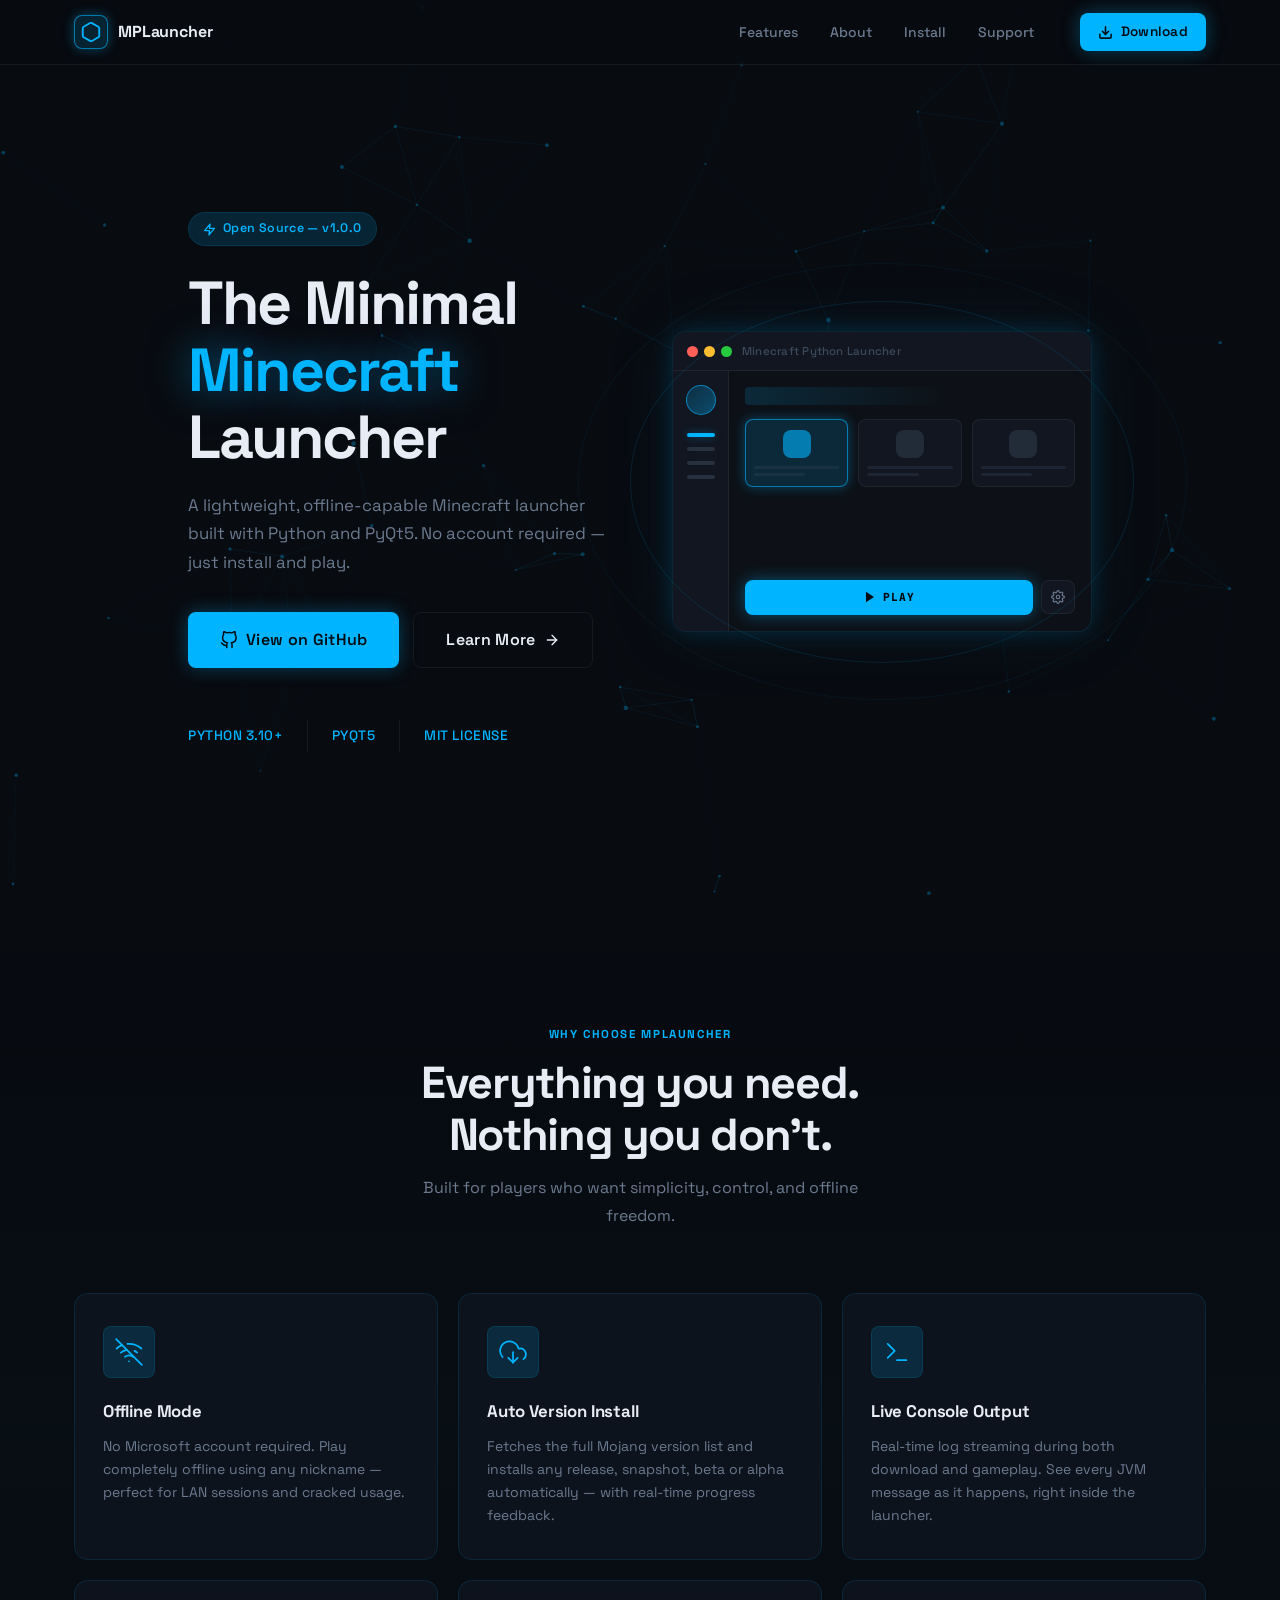
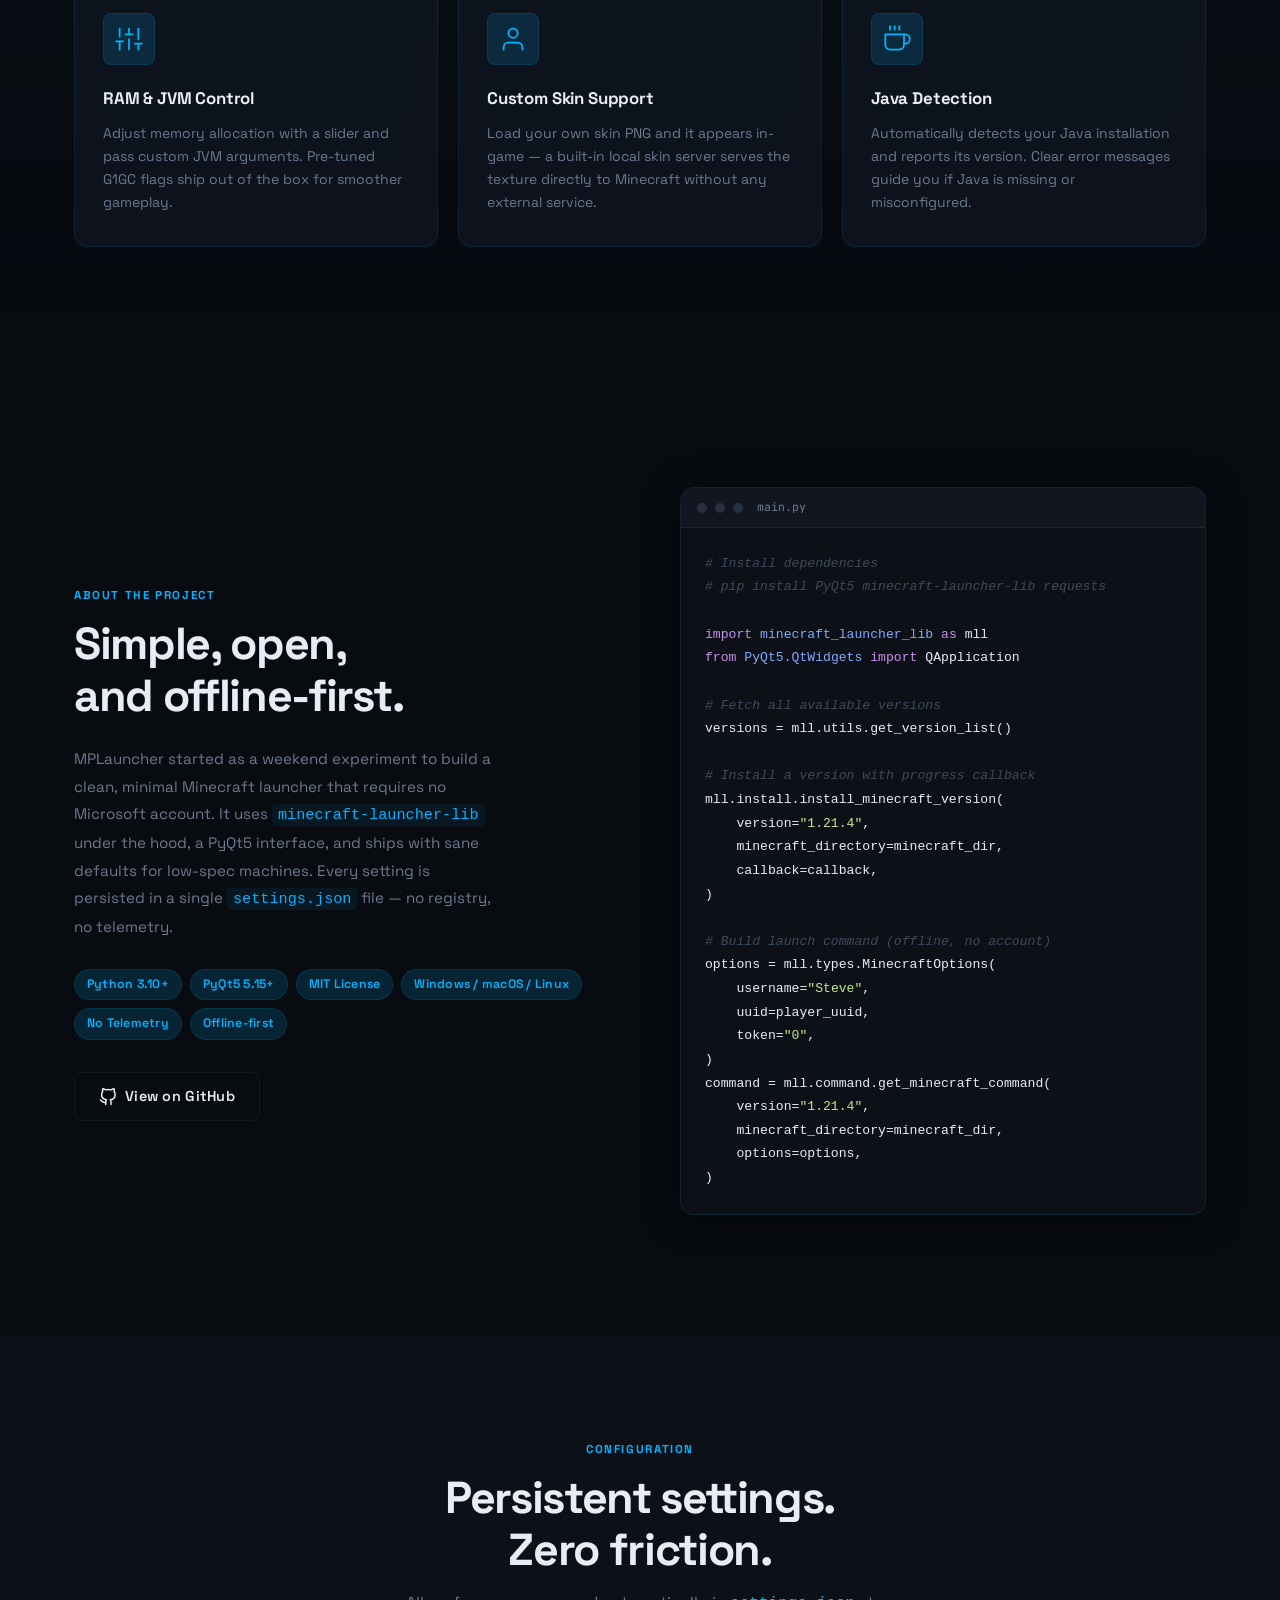
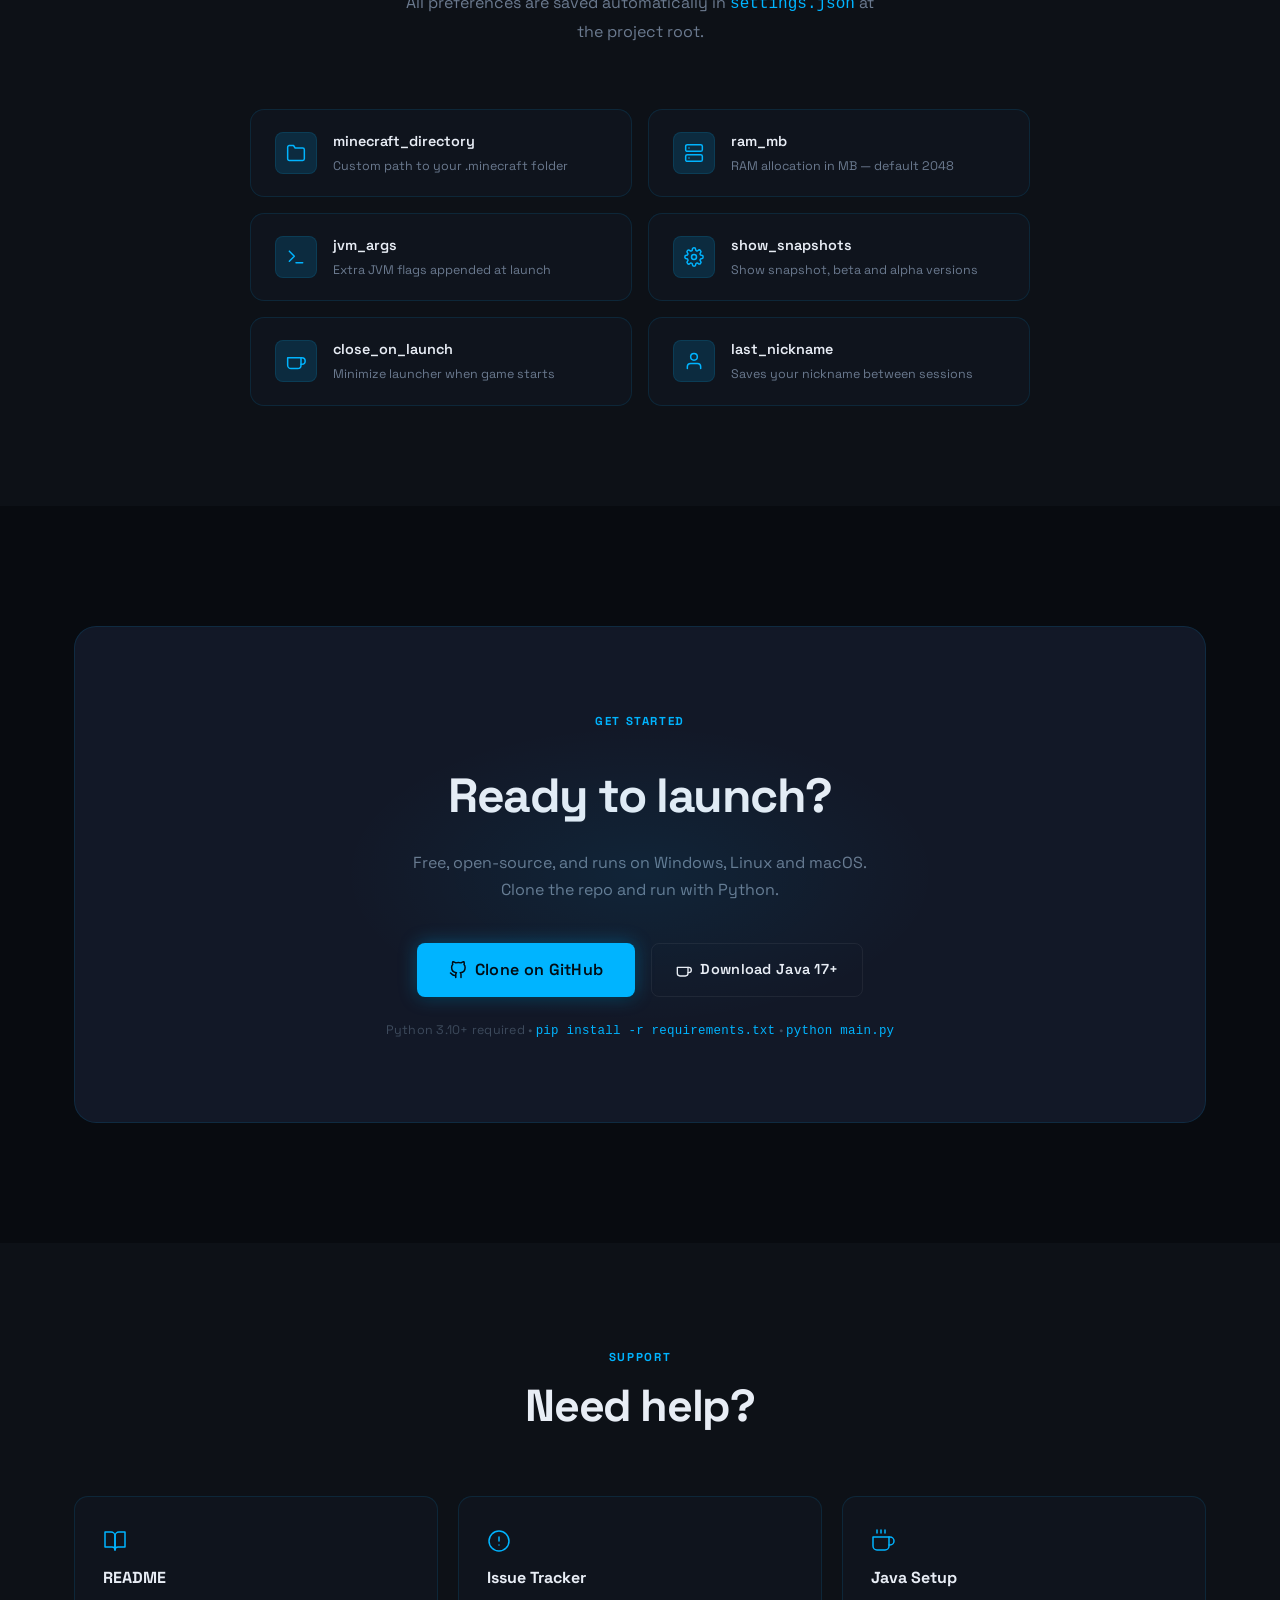
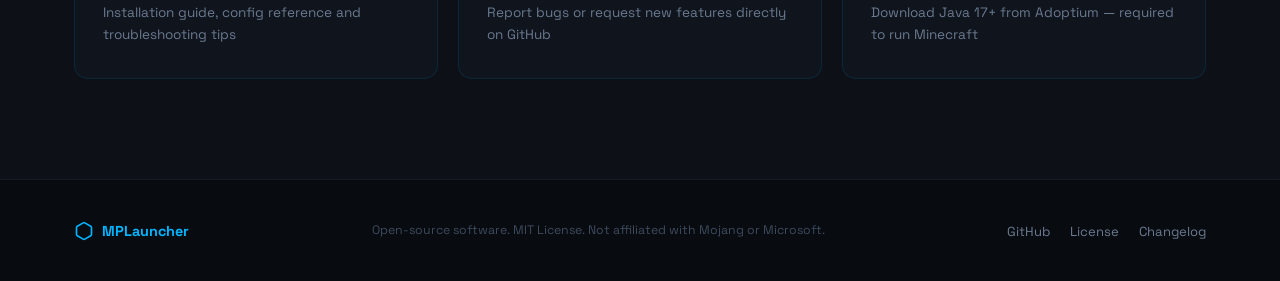
<file: MinecraftLauncher/index.html>
<!DOCTYPE html>
<html lang="en">
<head>
  <meta charset="UTF-8" />
  <meta name="viewport" content="width=device-width, initial-scale=1.0" />
  <title>Minecraft Python Launcher</title>
  <meta name="description" content="A lightweight, offline-capable Minecraft launcher built with Python and PyQt5." />
  <link rel="preconnect" href="https://fonts.googleapis.com" />
  <link rel="preconnect" href="https://fonts.gstatic.com" crossorigin />
  <link href="https://fonts.googleapis.com/css2?family=Space+Grotesk:wght@300;400;500;600;700&family=JetBrains+Mono:wght@400;600&display=swap" rel="stylesheet" />
  <link rel="stylesheet" href="index.css" />
</head>
<body>

  <!-- ===================== CANVAS BACKGROUND ===================== -->
  <canvas id="bg-canvas" aria-hidden="true"></canvas>

  <!-- ===================== NAVBAR ===================== -->
  <header class="navbar" id="navbar">
    <nav class="nav-inner">
      <!-- Logo -->
      <a href="#" class="nav-logo">
        <span class="logo-icon">
          <svg xmlns="http://www.w3.org/2000/svg" width="22" height="22" viewBox="0 0 24 24"
            fill="none" stroke="currentColor" stroke-width="2" stroke-linecap="round"
            stroke-linejoin="round" aria-hidden="true">
            <path d="M21 16V8a2 2 0 0 0-1-1.73l-7-4a2 2 0 0 0-2 0l-7 4A2 2 0 0 0 3 8v8a2 2 0 0 0 1 1.73l7 4a2 2 0 0 0 2 0l7-4A2 2 0 0 0 21 16z"/>
          </svg>
        </span>
        <span class="logo-text">MPLauncher</span>
      </a>

      <!-- Desktop Links -->
      <ul class="nav-links" id="nav-links">
        <li><a href="#features" class="nav-link">Features</a></li>
        <li><a href="#about" class="nav-link">About</a></li>
        <li><a href="#install" class="nav-link">Install</a></li>
        <li><a href="#support" class="nav-link">Support</a></li>
      </ul>

      <!-- CTA + Hamburger -->
      <div class="nav-actions">
        <a href="https://github.com/CirqueiraDev/Minecraft-PyLauncher" target="_blank" rel="noopener noreferrer" class="btn btn-primary btn-nav">
          <svg xmlns="http://www.w3.org/2000/svg" width="15" height="15" viewBox="0 0 24 24"
            fill="none" stroke="currentColor" stroke-width="2.5" stroke-linecap="round"
            stroke-linejoin="round" aria-hidden="true">
            <path d="M21 15v4a2 2 0 0 1-2 2H5a2 2 0 0 1-2-2v-4"/>
            <polyline points="7 10 12 15 17 10"/>
            <line x1="12" y1="15" x2="12" y2="3"/>
          </svg>
          Download
        </a>
        <button class="hamburger" id="hamburger" aria-label="Toggle menu" aria-expanded="false">
          <span></span><span></span><span></span>
        </button>
      </div>
    </nav>
  </header>

  <!-- ===================== MAIN CONTENT ===================== -->
  <main>

    <!-- ===================== HERO SECTION ===================== -->
    <section class="hero" id="hero">
      <div class="hero-inner">

        <!-- Left: Text Content -->
        <div class="hero-content">
          <div class="hero-badge">
            <svg xmlns="http://www.w3.org/2000/svg" width="13" height="13" viewBox="0 0 24 24"
              fill="none" stroke="currentColor" stroke-width="2.5" stroke-linecap="round"
              stroke-linejoin="round" aria-hidden="true">
              <polygon points="13 2 3 14 12 14 11 22 21 10 12 10 13 2"/>
            </svg>
            Open Source — v1.0.0
          </div>

          <h1 class="hero-title">
            The Minimal<br/>
            <span class="title-accent">Minecraft</span><br/>
            Launcher
          </h1>

          <p class="hero-subtitle">
            A lightweight, offline-capable Minecraft launcher built with Python and PyQt5.
            No account required — just install and play.
          </p>

          <div class="hero-buttons">
            <a href="https://github.com/CirqueiraDev/Minecraft-PyLauncher" target="_blank" rel="noopener noreferrer" class="btn btn-primary btn-large" id="btn-download">
              <svg xmlns="http://www.w3.org/2000/svg" width="18" height="18" viewBox="0 0 24 24"
                fill="none" stroke="currentColor" stroke-width="2" stroke-linecap="round"
                stroke-linejoin="round" aria-hidden="true">
                <path d="M9 19c-5 1.5-5-2.5-7-3m14 6v-3.87a3.37 3.37 0 0 0-.94-2.61c3.14-.35 6.44-1.54 6.44-7A5.44 5.44 0 0 0 20 4.77 5.07 5.07 0 0 0 19.91 1S18.73.65 16 2.48a13.38 13.38 0 0 0-7 0C6.27.65 5.09 1 5.09 1A5.07 5.07 0 0 0 5 4.77a5.44 5.44 0 0 0-1.5 3.78c0 5.42 3.3 6.61 6.44 7A3.37 3.37 0 0 0 9 18.13V22"/>
              </svg>
              View on GitHub
            </a>
            <a href="#features" class="btn btn-ghost btn-large">
              Learn More
              <svg xmlns="http://www.w3.org/2000/svg" width="16" height="16" viewBox="0 0 24 24"
                fill="none" stroke="currentColor" stroke-width="2" stroke-linecap="round"
                stroke-linejoin="round" aria-hidden="true">
                <line x1="5" y1="12" x2="19" y2="12"/>
                <polyline points="12 5 19 12 12 19"/>
              </svg>
            </a>
          </div>

          <!-- Stack badges -->
          <div class="hero-stats">
            <div class="stat-item">
              <span class="stat-label" style="font-size:0.85rem; color: var(--neon);">Python 3.10+</span>
            </div>
            <div class="stat-divider"></div>
            <div class="stat-item">
              <span class="stat-label" style="font-size:0.85rem; color: var(--neon);">PyQt5</span>
            </div>
            <div class="stat-divider"></div>
            <div class="stat-item">
              <span class="stat-label" style="font-size:0.85rem; color: var(--neon);">MIT License</span>
            </div>
          </div>
        </div>

        <!-- Right: Launcher Preview -->
        <div class="hero-visual">
          <div class="launcher-mockup" id="launcher-mockup">
            <!-- Decorative rings -->
            <div class="mockup-ring ring-1"></div>
            <div class="mockup-ring ring-2"></div>

            <!-- Launcher UI mockup -->
            <div class="mockup-window">
              <div class="window-titlebar">
                <div class="window-dots">
                  <span class="dot dot-red"></span>
                  <span class="dot dot-yellow"></span>
                  <span class="dot dot-green"></span>
                </div>
                <span class="window-title">Minecraft Python Launcher</span>
              </div>
              <div class="window-body">
                <div class="mock-sidebar">
                  <div class="mock-avatar"></div>
                  <div class="mock-nav-item active"></div>
                  <div class="mock-nav-item"></div>
                  <div class="mock-nav-item"></div>
                  <div class="mock-nav-item"></div>
                </div>
                <div class="mock-main">
                  <div class="mock-header-bar"></div>
                  <div class="mock-version-grid">
                    <div class="mock-version-card selected">
                      <div class="mock-ver-icon"></div>
                      <div class="mock-ver-lines">
                        <div class="mock-line long"></div>
                        <div class="mock-line short"></div>
                      </div>
                    </div>
                    <div class="mock-version-card">
                      <div class="mock-ver-icon"></div>
                      <div class="mock-ver-lines">
                        <div class="mock-line long"></div>
                        <div class="mock-line short"></div>
                      </div>
                    </div>
                    <div class="mock-version-card">
                      <div class="mock-ver-icon"></div>
                      <div class="mock-ver-lines">
                        <div class="mock-line long"></div>
                        <div class="mock-line short"></div>
                      </div>
                    </div>
                  </div>
                  <div class="mock-play-row">
                    <div class="mock-play-btn">
                      <svg xmlns="http://www.w3.org/2000/svg" width="14" height="14" viewBox="0 0 24 24"
                        fill="currentColor" stroke="none" aria-hidden="true">
                        <polygon points="5 3 19 12 5 21 5 3"/>
                      </svg>
                      PLAY
                    </div>
                    <div class="mock-settings-btn">
                      <svg xmlns="http://www.w3.org/2000/svg" width="14" height="14" viewBox="0 0 24 24"
                        fill="none" stroke="currentColor" stroke-width="2" aria-hidden="true">
                        <circle cx="12" cy="12" r="3"/>
                        <path d="M19.4 15a1.65 1.65 0 0 0 .33 1.82l.06.06a2 2 0 0 1-2.83 2.83l-.06-.06a1.65 1.65 0 0 0-1.82-.33 1.65 1.65 0 0 0-1 1.51V21a2 2 0 0 1-4 0v-.09A1.65 1.65 0 0 0 9 19.4a1.65 1.65 0 0 0-1.82.33l-.06.06a2 2 0 0 1-2.83-2.83l.06-.06A1.65 1.65 0 0 0 4.68 15a1.65 1.65 0 0 0-1.51-1H3a2 2 0 0 1 0-4h.09A1.65 1.65 0 0 0 4.6 9a1.65 1.65 0 0 0-.33-1.82l-.06-.06a2 2 0 0 1 2.83-2.83l.06.06A1.65 1.65 0 0 0 9 4.68a1.65 1.65 0 0 0 1-1.51V3a2 2 0 0 1 4 0v.09a1.65 1.65 0 0 0 1 1.51 1.65 1.65 0 0 0 1.82-.33l.06-.06a2 2 0 0 1 2.83 2.83l-.06.06A1.65 1.65 0 0 0 19.4 9a1.65 1.65 0 0 0 1.51 1H21a2 2 0 0 1 0 4h-.09a1.65 1.65 0 0 0-1.51 1z"/>
                      </svg>
                    </div>
                  </div>
                </div>
              </div>
            </div>
          </div>
        </div>

      </div>
    </section>

    <!-- ===================== FEATURES SECTION ===================== -->
    <section class="features" id="features">
      <div class="section-inner">
        <div class="section-header">
          <span class="section-eyebrow">Why Choose MPLauncher</span>
          <h2 class="section-title">Everything you need.<br/>Nothing you don't.</h2>
          <p class="section-subtitle">
            Built for players who want simplicity, control, and offline freedom.
          </p>
        </div>

        <div class="features-grid">

          <div class="feature-card" data-delay="0">
            <div class="card-icon">
              <svg xmlns="http://www.w3.org/2000/svg" width="28" height="28" viewBox="0 0 24 24"
                fill="none" stroke="currentColor" stroke-width="1.5" stroke-linecap="round"
                stroke-linejoin="round" aria-hidden="true">
                <!-- Wifi-off: offline -->
                <line x1="1" y1="1" x2="23" y2="23"/>
                <path d="M16.72 11.06A10.94 10.94 0 0 1 19 12.55"/>
                <path d="M5 12.55a10.94 10.94 0 0 1 5.17-2.39"/>
                <path d="M10.71 5.05A16 16 0 0 1 22.56 9"/>
                <path d="M1.42 9a15.91 15.91 0 0 1 4.7-2.88"/>
                <path d="M8.53 16.11a6 6 0 0 1 6.95 0"/>
                <line x1="12" y1="20" x2="12.01" y2="20"/>
              </svg>
            </div>
            <h3 class="card-title">Offline Mode</h3>
            <p class="card-desc">No Microsoft account required. Play completely offline using any nickname — perfect for LAN sessions and cracked usage.</p>
            <div class="card-glow"></div>
          </div>

          <div class="feature-card" data-delay="100">
            <div class="card-icon">
              <svg xmlns="http://www.w3.org/2000/svg" width="28" height="28" viewBox="0 0 24 24"
                fill="none" stroke="currentColor" stroke-width="1.5" stroke-linecap="round"
                stroke-linejoin="round" aria-hidden="true">
                <!-- Download cloud -->
                <polyline points="8 17 12 21 16 17"/>
                <line x1="12" y1="12" x2="12" y2="21"/>
                <path d="M20.88 18.09A5 5 0 0 0 18 9h-1.26A8 8 0 1 0 3 16.29"/>
              </svg>
            </div>
            <h3 class="card-title">Auto Version Install</h3>
            <p class="card-desc">Fetches the full Mojang version list and installs any release, snapshot, beta or alpha automatically — with real-time progress feedback.</p>
            <div class="card-glow"></div>
          </div>

          <div class="feature-card" data-delay="200">
            <div class="card-icon">
              <svg xmlns="http://www.w3.org/2000/svg" width="28" height="28" viewBox="0 0 24 24"
                fill="none" stroke="currentColor" stroke-width="1.5" stroke-linecap="round"
                stroke-linejoin="round" aria-hidden="true">
                <!-- Terminal -->
                <polyline points="4 17 10 11 4 5"/>
                <line x1="12" y1="19" x2="20" y2="19"/>
              </svg>
            </div>
            <h3 class="card-title">Live Console Output</h3>
            <p class="card-desc">Real-time log streaming during both download and gameplay. See every JVM message as it happens, right inside the launcher.</p>
            <div class="card-glow"></div>
          </div>

          <div class="feature-card" data-delay="300">
            <div class="card-icon">
              <svg xmlns="http://www.w3.org/2000/svg" width="28" height="28" viewBox="0 0 24 24"
                fill="none" stroke="currentColor" stroke-width="1.5" stroke-linecap="round"
                stroke-linejoin="round" aria-hidden="true">
                <!-- Sliders -->
                <line x1="4" y1="21" x2="4" y2="14"/>
                <line x1="4" y1="10" x2="4" y2="3"/>
                <line x1="12" y1="21" x2="12" y2="12"/>
                <line x1="12" y1="8" x2="12" y2="3"/>
                <line x1="20" y1="21" x2="20" y2="16"/>
                <line x1="20" y1="12" x2="20" y2="3"/>
                <line x1="1" y1="14" x2="7" y2="14"/>
                <line x1="9" y1="8" x2="15" y2="8"/>
                <line x1="17" y1="16" x2="23" y2="16"/>
              </svg>
            </div>
            <h3 class="card-title">RAM &amp; JVM Control</h3>
            <p class="card-desc">Adjust memory allocation with a slider and pass custom JVM arguments. Pre-tuned G1GC flags ship out of the box for smoother gameplay.</p>
            <div class="card-glow"></div>
          </div>

          <div class="feature-card" data-delay="400">
            <div class="card-icon">
              <svg xmlns="http://www.w3.org/2000/svg" width="28" height="28" viewBox="0 0 24 24"
                fill="none" stroke="currentColor" stroke-width="1.5" stroke-linecap="round"
                stroke-linejoin="round" aria-hidden="true">
                <!-- User / Skin -->
                <path d="M20 21v-2a4 4 0 0 0-4-4H8a4 4 0 0 0-4 4v2"/>
                <circle cx="12" cy="7" r="4"/>
              </svg>
            </div>
            <h3 class="card-title">Custom Skin Support</h3>
            <p class="card-desc">Load your own skin PNG and it appears in-game — a built-in local skin server serves the texture directly to Minecraft without any external service.</p>
            <div class="card-glow"></div>
          </div>

          <div class="feature-card" data-delay="500">
            <div class="card-icon">
              <svg xmlns="http://www.w3.org/2000/svg" width="28" height="28" viewBox="0 0 24 24"
                fill="none" stroke="currentColor" stroke-width="1.5" stroke-linecap="round"
                stroke-linejoin="round" aria-hidden="true">
                <!-- Coffee / Java -->
                <path d="M18 8h1a4 4 0 0 1 0 8h-1"/>
                <path d="M2 8h16v9a4 4 0 0 1-4 4H6a4 4 0 0 1-4-4V8z"/>
                <line x1="6" y1="1" x2="6" y2="4"/>
                <line x1="10" y1="1" x2="10" y2="4"/>
                <line x1="14" y1="1" x2="14" y2="4"/>
              </svg>
            </div>
            <h3 class="card-title">Java Detection</h3>
            <p class="card-desc">Automatically detects your Java installation and reports its version. Clear error messages guide you if Java is missing or misconfigured.</p>
            <div class="card-glow"></div>
          </div>

        </div>
      </div>
    </section>

    <!-- ===================== ABOUT SECTION ===================== -->
    <section class="about" id="about">
      <div class="section-inner about-inner">
        <div class="about-text">
          <span class="section-eyebrow">About the Project</span>
          <h2 class="section-title">Simple, open,<br/>and offline-first.</h2>
          <p class="about-desc">
            MPLauncher started as a weekend experiment to build a clean, minimal Minecraft launcher
            that requires no Microsoft account. It uses <code style="color:var(--neon);background:rgba(0,180,255,0.08);padding:2px 6px;border-radius:4px;">minecraft-launcher-lib</code> under the hood,
            a PyQt5 interface, and ships with sane defaults for low-spec machines.
            Every setting is persisted in a single <code style="color:var(--neon);background:rgba(0,180,255,0.08);padding:2px 6px;border-radius:4px;">settings.json</code> file — no registry, no telemetry.
          </p>
          <div class="about-tags">
            <span class="tag">Python 3.10+</span>
            <span class="tag">PyQt5 5.15+</span>
            <span class="tag">MIT License</span>
            <span class="tag">Windows / macOS / Linux</span>
            <span class="tag">No Telemetry</span>
            <span class="tag">Offline-first</span>
          </div>
          <a href="https://github.com/CirqueiraDev/Minecraft-PyLauncher" target="_blank" rel="noopener noreferrer" class="btn btn-ghost">
            <svg xmlns="http://www.w3.org/2000/svg" width="18" height="18" viewBox="0 0 24 24"
              fill="none" stroke="currentColor" stroke-width="2" stroke-linecap="round"
              stroke-linejoin="round" aria-hidden="true">
              <path d="M9 19c-5 1.5-5-2.5-7-3m14 6v-3.87a3.37 3.37 0 0 0-.94-2.61c3.14-.35 6.44-1.54 6.44-7A5.44 5.44 0 0 0 20 4.77 5.07 5.07 0 0 0 19.91 1S18.73.65 16 2.48a13.38 13.38 0 0 0-7 0C6.27.65 5.09 1 5.09 1A5.07 5.07 0 0 0 5 4.77a5.44 5.44 0 0 0-1.5 3.78c0 5.42 3.3 6.61 6.44 7A3.37 3.37 0 0 0 9 18.13V22"/>
            </svg>
            View on GitHub
          </a>
        </div>
        <div class="about-visual">
          <div class="code-block">
            <div class="code-titlebar">
              <span class="code-dot"></span><span class="code-dot"></span><span class="code-dot"></span>
              <span class="code-filename">main.py</span>
            </div>
            <pre class="code-content"><code><span class="c-comment"># Install dependencies</span>
<span class="c-comment"># pip install PyQt5 minecraft-launcher-lib requests</span>

<span class="c-keyword">import</span> <span class="c-module">minecraft_launcher_lib</span> <span class="c-keyword">as</span> mll
<span class="c-keyword">from</span> <span class="c-module">PyQt5.QtWidgets</span> <span class="c-keyword">import</span> QApplication

<span class="c-comment"># Fetch all available versions</span>
versions = mll.utils.get_version_list()

<span class="c-comment"># Install a version with progress callback</span>
mll.install.install_minecraft_version(
    version=<span class="c-string">"1.21.4"</span>,
    minecraft_directory=minecraft_dir,
    callback=callback,
)

<span class="c-comment"># Build launch command (offline, no account)</span>
options = mll.types.MinecraftOptions(
    username=<span class="c-string">"Steve"</span>,
    uuid=player_uuid,
    token=<span class="c-string">"0"</span>,
)
command = mll.command.get_minecraft_command(
    version=<span class="c-string">"1.21.4"</span>,
    minecraft_directory=minecraft_dir,
    options=options,
)</code></pre>
          </div>
        </div>
      </div>
    </section>

    <!-- ===================== INSTALL SECTION ===================== -->
    <section class="plugins" id="install">
      <div class="section-inner">
        <div class="section-header">
          <span class="section-eyebrow">Configuration</span>
          <h2 class="section-title">Persistent settings.<br/>Zero friction.</h2>
          <p class="section-subtitle">
            All preferences are saved automatically in <code style="color:var(--neon);">settings.json</code> at the project root.
          </p>
        </div>
        <div class="plugins-grid">
          <div class="plugin-item reveal">
            <div class="plugin-icon">
              <svg xmlns="http://www.w3.org/2000/svg" width="20" height="20" viewBox="0 0 24 24"
                fill="none" stroke="currentColor" stroke-width="1.8" stroke-linecap="round" stroke-linejoin="round">
                <path d="M22 19a2 2 0 0 1-2 2H4a2 2 0 0 1-2-2V5a2 2 0 0 1 2-2h5l2 3h9a2 2 0 0 1 2 2z"/>
              </svg>
            </div>
            <div class="plugin-text">
              <strong>minecraft_directory</strong>
              <span>Custom path to your .minecraft folder</span>
            </div>
          </div>
          <div class="plugin-item reveal">
            <div class="plugin-icon">
              <svg xmlns="http://www.w3.org/2000/svg" width="20" height="20" viewBox="0 0 24 24"
                fill="none" stroke="currentColor" stroke-width="1.8" stroke-linecap="round" stroke-linejoin="round">
                <rect x="2" y="2" width="20" height="8" rx="2" ry="2"/>
                <rect x="2" y="14" width="20" height="8" rx="2" ry="2"/>
                <line x1="6" y1="6" x2="6.01" y2="6"/>
                <line x1="6" y1="18" x2="6.01" y2="18"/>
              </svg>
            </div>
            <div class="plugin-text">
              <strong>ram_mb</strong>
              <span>RAM allocation in MB — default 2048</span>
            </div>
          </div>
          <div class="plugin-item reveal">
            <div class="plugin-icon">
              <svg xmlns="http://www.w3.org/2000/svg" width="20" height="20" viewBox="0 0 24 24"
                fill="none" stroke="currentColor" stroke-width="1.8" stroke-linecap="round" stroke-linejoin="round">
                <polyline points="4 17 10 11 4 5"/>
                <line x1="12" y1="19" x2="20" y2="19"/>
              </svg>
            </div>
            <div class="plugin-text">
              <strong>jvm_args</strong>
              <span>Extra JVM flags appended at launch</span>
            </div>
          </div>
          <div class="plugin-item reveal">
            <div class="plugin-icon">
              <svg xmlns="http://www.w3.org/2000/svg" width="20" height="20" viewBox="0 0 24 24"
                fill="none" stroke="currentColor" stroke-width="1.8" stroke-linecap="round" stroke-linejoin="round">
                <circle cx="12" cy="12" r="3"/>
                <path d="M19.4 15a1.65 1.65 0 0 0 .33 1.82l.06.06a2 2 0 0 1-2.83 2.83l-.06-.06a1.65 1.65 0 0 0-1.82-.33 1.65 1.65 0 0 0-1 1.51V21a2 2 0 0 1-4 0v-.09A1.65 1.65 0 0 0 9 19.4a1.65 1.65 0 0 0-1.82.33l-.06.06a2 2 0 0 1-2.83-2.83l.06-.06A1.65 1.65 0 0 0 4.68 15a1.65 1.65 0 0 0-1.51-1H3a2 2 0 0 1 0-4h.09A1.65 1.65 0 0 0 4.6 9a1.65 1.65 0 0 0-.33-1.82l-.06-.06a2 2 0 0 1 2.83-2.83l.06.06A1.65 1.65 0 0 0 9 4.68a1.65 1.65 0 0 0 1-1.51V3a2 2 0 0 1 4 0v.09a1.65 1.65 0 0 0 1 1.51 1.65 1.65 0 0 0 1.82-.33l.06-.06a2 2 0 0 1 2.83 2.83l-.06.06A1.65 1.65 0 0 0 19.4 9a1.65 1.65 0 0 0 1.51 1H21a2 2 0 0 1 0 4h-.09a1.65 1.65 0 0 0-1.51 1z"/>
              </svg>
            </div>
            <div class="plugin-text">
              <strong>show_snapshots</strong>
              <span>Show snapshot, beta and alpha versions</span>
            </div>
          </div>
          <div class="plugin-item reveal">
            <div class="plugin-icon">
              <svg xmlns="http://www.w3.org/2000/svg" width="20" height="20" viewBox="0 0 24 24"
                fill="none" stroke="currentColor" stroke-width="1.8" stroke-linecap="round" stroke-linejoin="round">
                <path d="M18 8h1a4 4 0 0 1 0 8h-1"/>
                <path d="M2 8h16v9a4 4 0 0 1-4 4H6a4 4 0 0 1-4-4V8z"/>
              </svg>
            </div>
            <div class="plugin-text">
              <strong>close_on_launch</strong>
              <span>Minimize launcher when game starts</span>
            </div>
          </div>
          <div class="plugin-item reveal">
            <div class="plugin-icon">
              <svg xmlns="http://www.w3.org/2000/svg" width="20" height="20" viewBox="0 0 24 24"
                fill="none" stroke="currentColor" stroke-width="1.8" stroke-linecap="round" stroke-linejoin="round">
                <path d="M20 21v-2a4 4 0 0 0-4-4H8a4 4 0 0 0-4 4v2"/>
                <circle cx="12" cy="7" r="4"/>
              </svg>
            </div>
            <div class="plugin-text">
              <strong>last_nickname</strong>
              <span>Saves your nickname between sessions</span>
            </div>
          </div>
        </div>
      </div>
    </section>

    <!-- ===================== DOWNLOAD SECTION ===================== -->
    <section class="download-section" id="download">
      <div class="section-inner">
        <div class="download-card">
          <div class="dl-glow-bg"></div>
          <span class="section-eyebrow">Get Started</span>
          <h2 class="dl-title">Ready to launch?</h2>
          <p class="dl-subtitle">Free, open-source, and runs on Windows, Linux and macOS. Clone the repo and run with Python.</p>
          <div class="dl-buttons">
            <a href="https://github.com/CirqueiraDev/Minecraft-PyLauncher" target="_blank" rel="noopener noreferrer" class="btn btn-primary btn-large">
              <svg xmlns="http://www.w3.org/2000/svg" width="18" height="18" viewBox="0 0 24 24"
                fill="none" stroke="currentColor" stroke-width="2" stroke-linecap="round" stroke-linejoin="round">
                <path d="M9 19c-5 1.5-5-2.5-7-3m14 6v-3.87a3.37 3.37 0 0 0-.94-2.61c3.14-.35 6.44-1.54 6.44-7A5.44 5.44 0 0 0 20 4.77 5.07 5.07 0 0 0 19.91 1S18.73.65 16 2.48a13.38 13.38 0 0 0-7 0C6.27.65 5.09 1 5.09 1A5.07 5.07 0 0 0 5 4.77a5.44 5.44 0 0 0-1.5 3.78c0 5.42 3.3 6.61 6.44 7A3.37 3.37 0 0 0 9 18.13V22"/>
              </svg>
              Clone on GitHub
            </a>
            <a href="https://adoptium.net/" target="_blank" rel="noopener noreferrer" class="btn btn-ghost">
              <svg xmlns="http://www.w3.org/2000/svg" width="16" height="16" viewBox="0 0 24 24"
                fill="none" stroke="currentColor" stroke-width="2" stroke-linecap="round" stroke-linejoin="round">
                <path d="M18 8h1a4 4 0 0 1 0 8h-1"/>
                <path d="M2 8h16v9a4 4 0 0 1-4 4H6a4 4 0 0 1-4-4V8z"/>
              </svg>
              Download Java 17+
            </a>
          </div>
          <p class="dl-note">
            Python 3.10+ required &bull;
            <code style="color:var(--neon);">pip install -r requirements.txt</code> &bull;
            <code style="color:var(--neon);">python main.py</code>
          </p>
        </div>
      </div>
    </section>

    <!-- ===================== SUPPORT SECTION ===================== -->
    <section class="support" id="support">
      <div class="section-inner">
        <div class="section-header">
          <span class="section-eyebrow">Support</span>
          <h2 class="section-title">Need help?</h2>
        </div>
        <div class="support-grid">
          <a href="https://github.com/CirqueiraDev/Minecraft-PyLauncher/blob/main/README.md" target="_blank" rel="noopener noreferrer" class="support-card reveal">
            <svg xmlns="http://www.w3.org/2000/svg" width="24" height="24" viewBox="0 0 24 24"
              fill="none" stroke="currentColor" stroke-width="1.5" stroke-linecap="round" stroke-linejoin="round">
              <path d="M2 3h6a4 4 0 0 1 4 4v14a3 3 0 0 0-3-3H2z"/>
              <path d="M22 3h-6a4 4 0 0 0-4 4v14a3 3 0 0 1 3-3h7z"/>
            </svg>
            <h3>README</h3>
            <p>Installation guide, config reference and troubleshooting tips</p>
          </a>
          <a href="https://github.com/CirqueiraDev/Minecraft-PyLauncher/issues" target="_blank" rel="noopener noreferrer" class="support-card reveal">
            <svg xmlns="http://www.w3.org/2000/svg" width="24" height="24" viewBox="0 0 24 24"
              fill="none" stroke="currentColor" stroke-width="1.5" stroke-linecap="round" stroke-linejoin="round">
              <circle cx="12" cy="12" r="10"/>
              <line x1="12" y1="8" x2="12" y2="12"/>
              <line x1="12" y1="16" x2="12.01" y2="16"/>
            </svg>
            <h3>Issue Tracker</h3>
            <p>Report bugs or request new features directly on GitHub</p>
          </a>
          <a href="https://adoptium.net/" target="_blank" rel="noopener noreferrer" class="support-card reveal">
            <svg xmlns="http://www.w3.org/2000/svg" width="24" height="24" viewBox="0 0 24 24"
              fill="none" stroke="currentColor" stroke-width="1.5" stroke-linecap="round" stroke-linejoin="round">
              <path d="M18 8h1a4 4 0 0 1 0 8h-1"/>
              <path d="M2 8h16v9a4 4 0 0 1-4 4H6a4 4 0 0 1-4-4V8z"/>
              <line x1="6" y1="1" x2="6" y2="4"/>
              <line x1="10" y1="1" x2="10" y2="4"/>
              <line x1="14" y1="1" x2="14" y2="4"/>
            </svg>
            <h3>Java Setup</h3>
            <p>Download Java 17+ from Adoptium — required to run Minecraft</p>
          </a>
        </div>
      </div>
    </section>

  </main>

  <!-- ===================== FOOTER ===================== -->
  <footer class="footer">
    <div class="footer-inner">
      <div class="footer-brand">
        <svg xmlns="http://www.w3.org/2000/svg" width="20" height="20" viewBox="0 0 24 24"
          fill="none" stroke="currentColor" stroke-width="2" stroke-linecap="round" stroke-linejoin="round">
          <path d="M21 16V8a2 2 0 0 0-1-1.73l-7-4a2 2 0 0 0-2 0l-7 4A2 2 0 0 0 3 8v8a2 2 0 0 0 1 1.73l7 4a2 2 0 0 0 2 0l7-4A2 2 0 0 0 21 16z"/>
        </svg>
        <span>MPLauncher</span>
      </div>
      <p class="footer-copy">
        Open-source software. MIT License. Not affiliated with Mojang or Microsoft.
      </p>
      <div class="footer-links">
        <a href="https://github.com/CirqueiraDev/Minecraft-PyLauncher" target="_blank" rel="noopener noreferrer">GitHub</a>
        <a href="https://github.com/CirqueiraDev/Minecraft-PyLauncher/blob/main/LICENSE" target="_blank" rel="noopener noreferrer">License</a>
        <a href="https://github.com/CirqueiraDev/Minecraft-PyLauncher/commits/main" target="_blank" rel="noopener noreferrer">Changelog</a>
      </div>
    </div>
  </footer>

  <script src="index.js"></script>
</body>
</html>
</file>
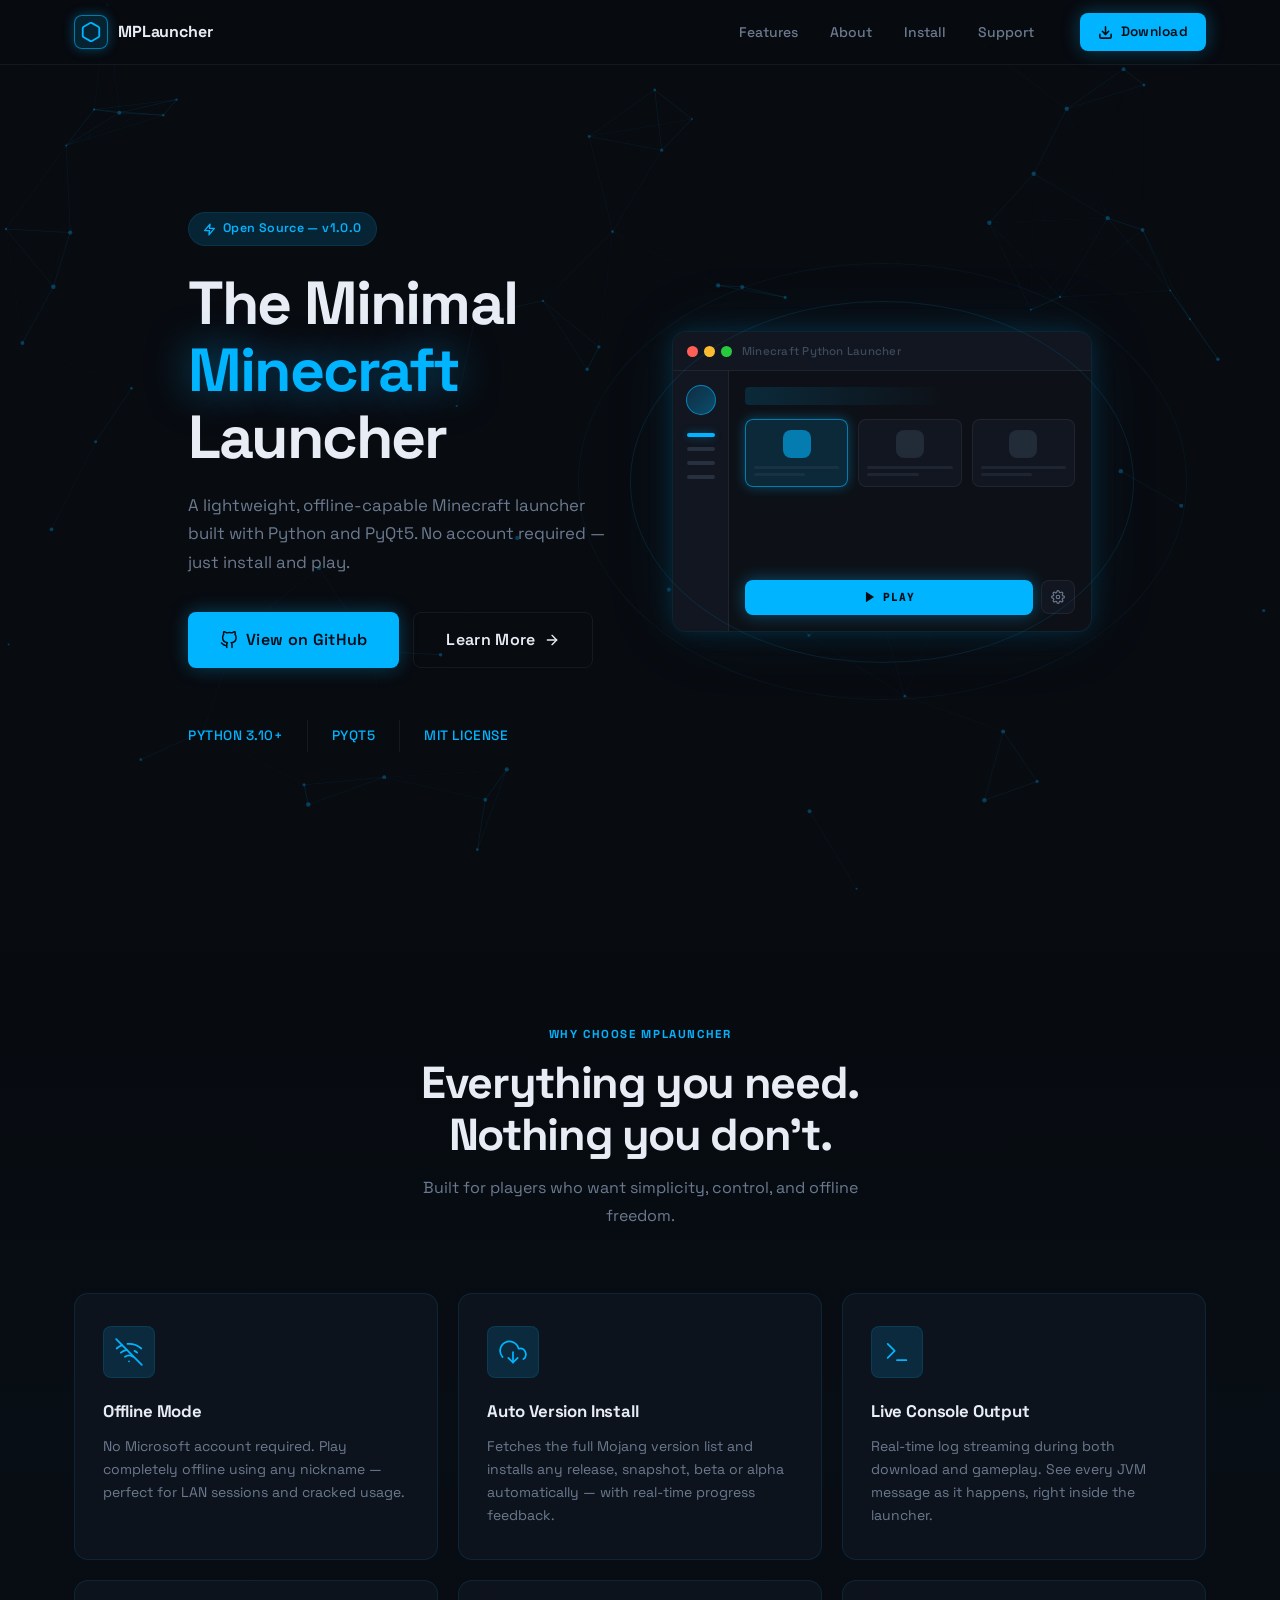
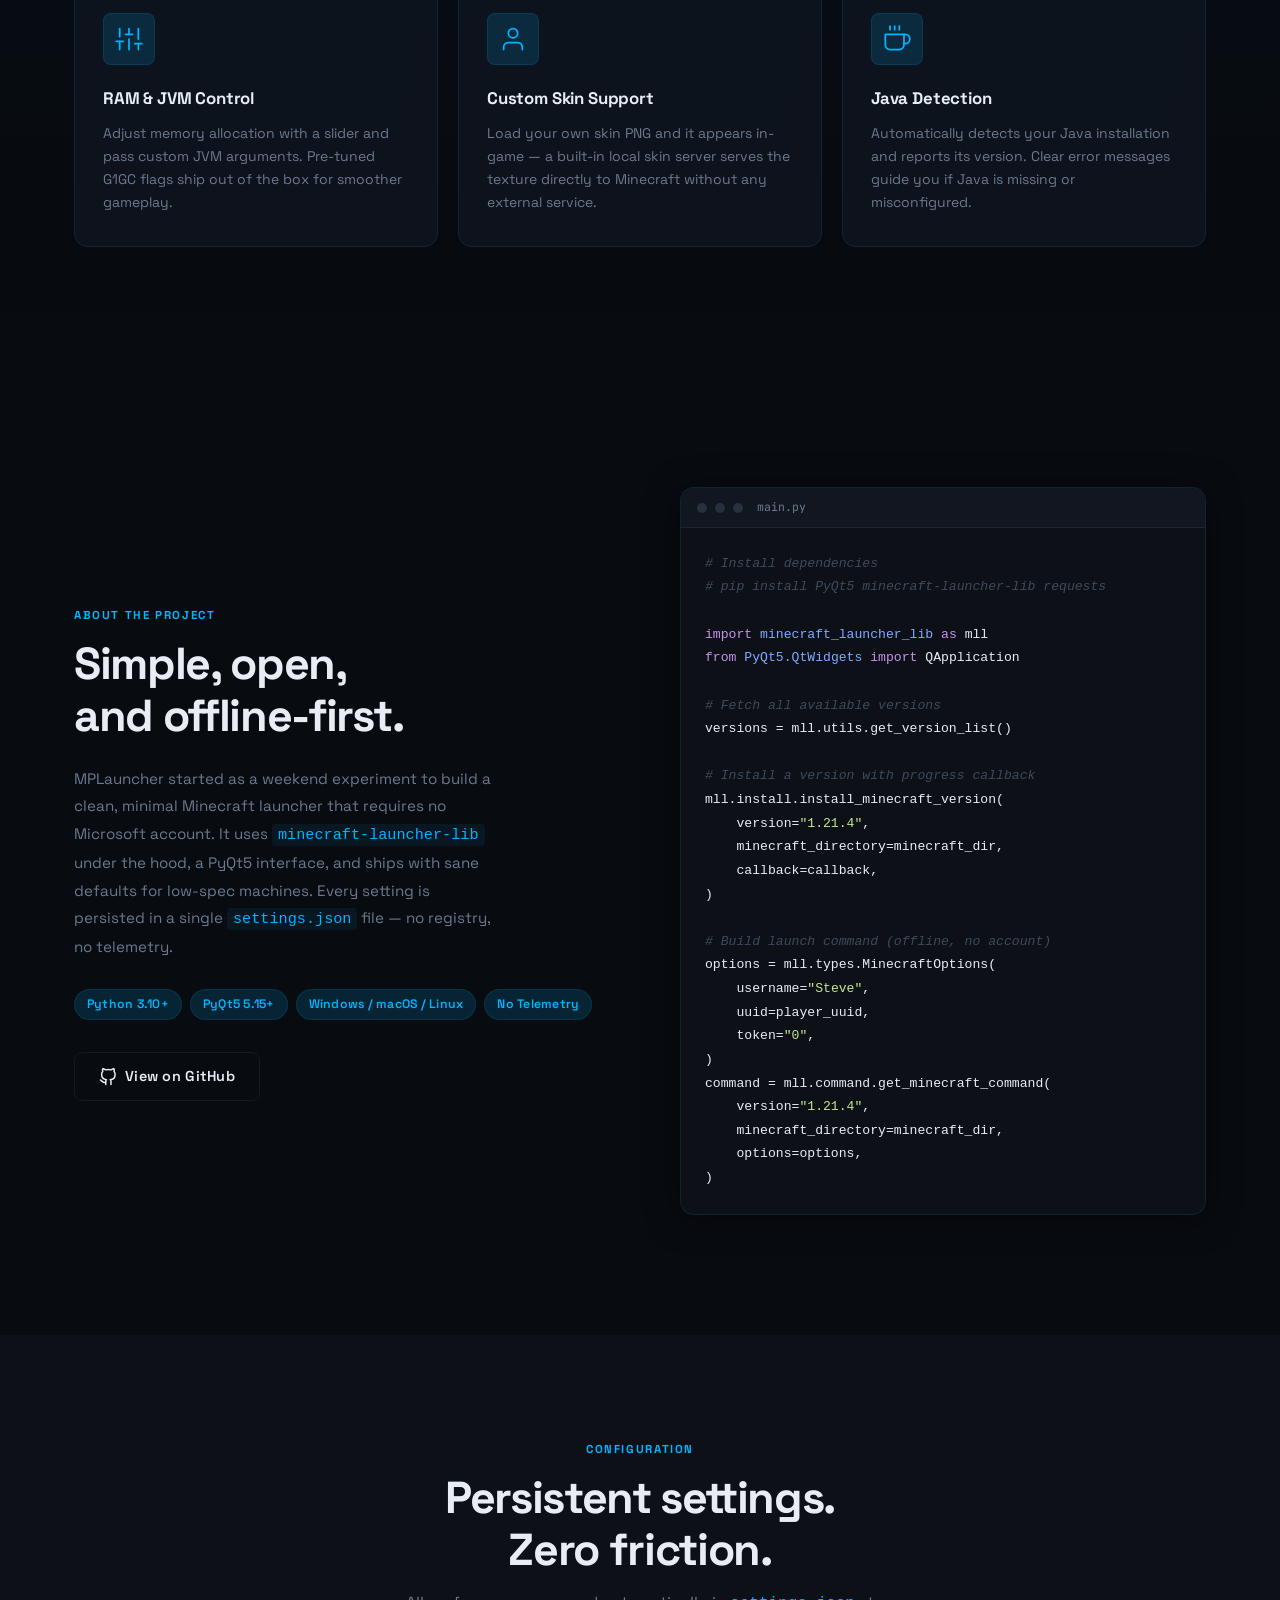
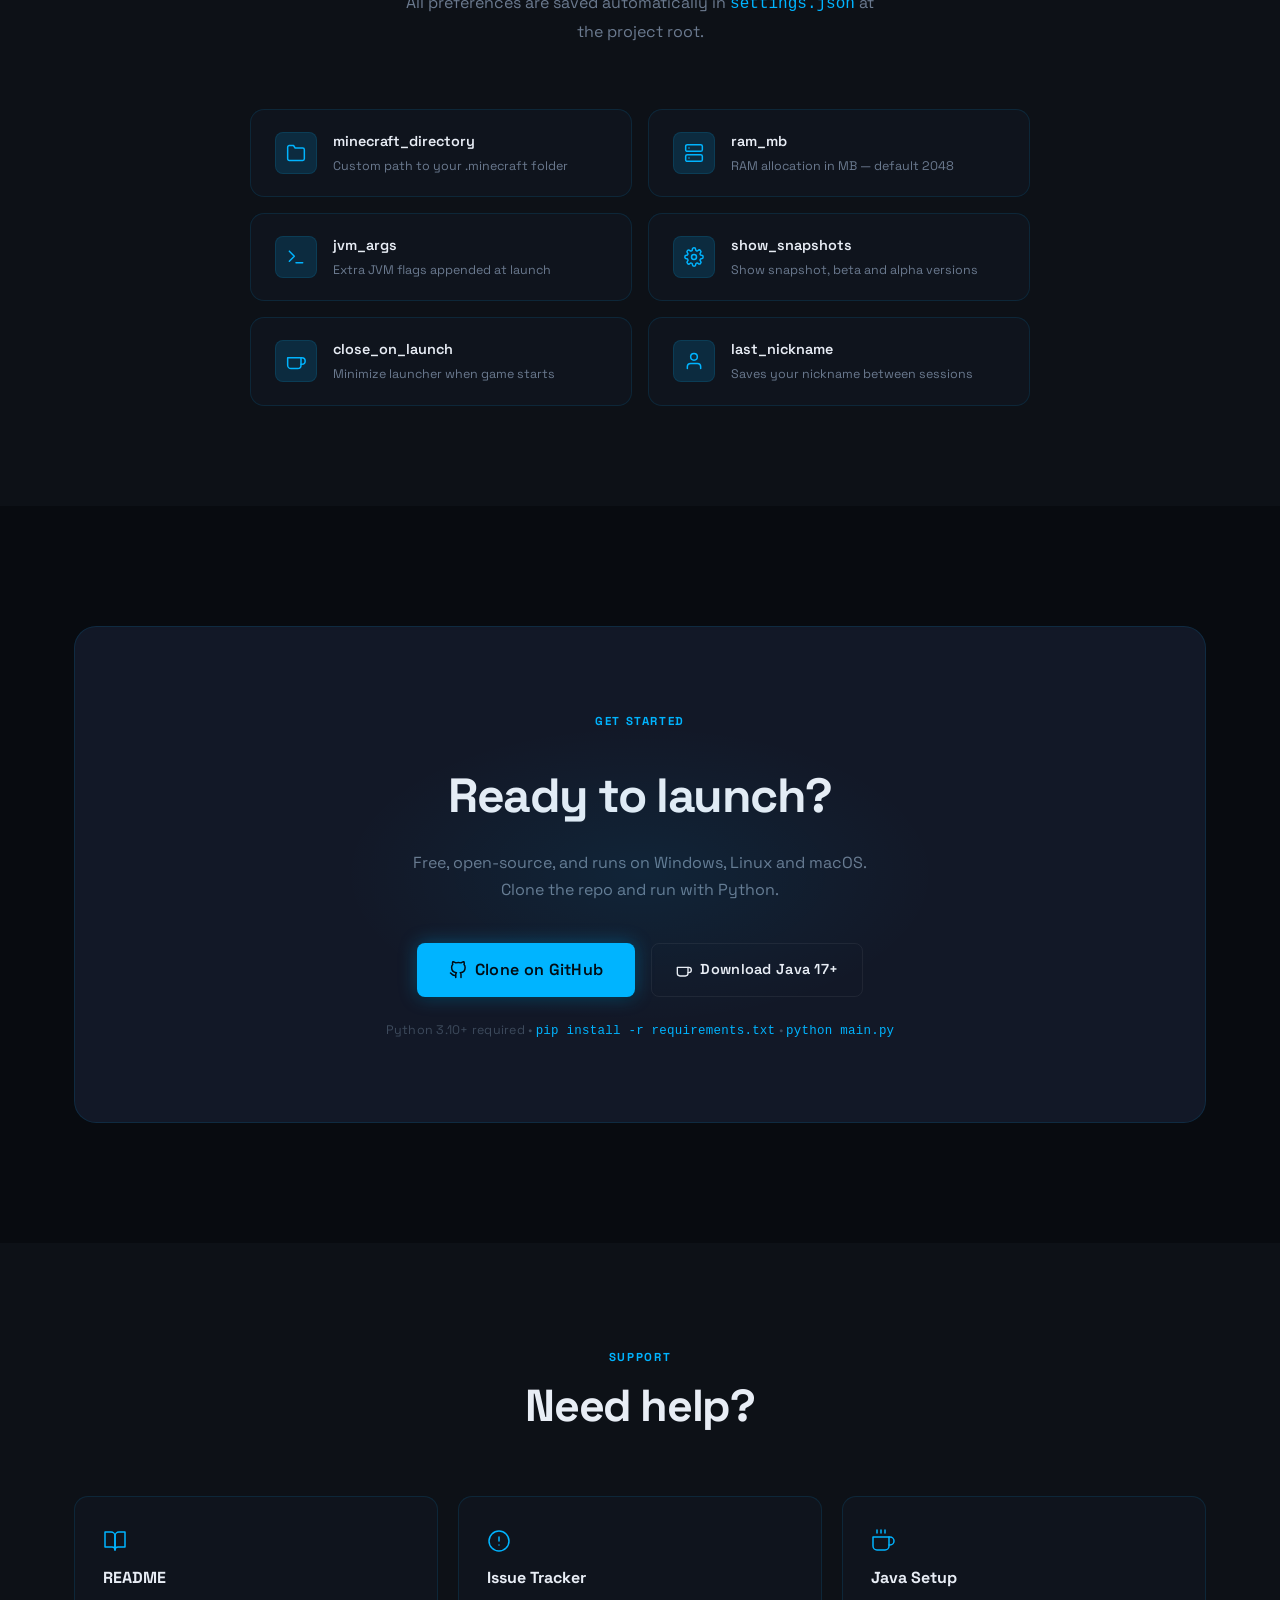
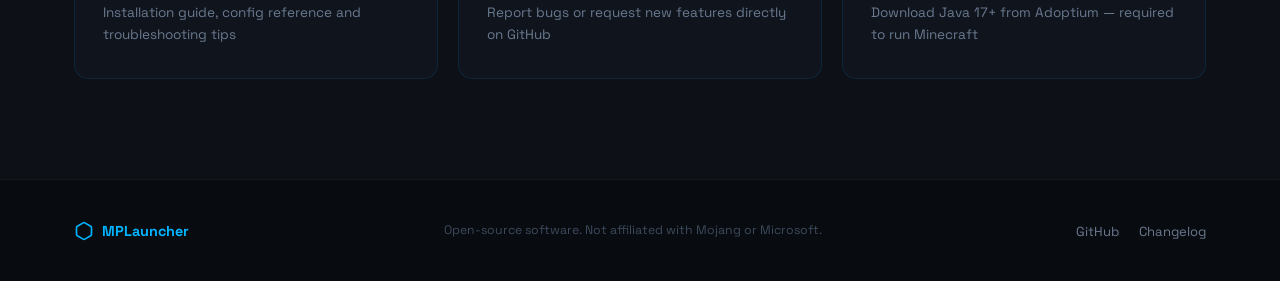
<file: MPLauncher/index.html>
<!DOCTYPE html>
<html lang="en">
<head>
  <meta charset="UTF-8" />
  <meta name="viewport" content="width=device-width, initial-scale=1.0" />
  <title>Minecraft Python Launcher</title>
  <meta name="description" content="A lightweight, offline-capable Minecraft launcher built with Python and PyQt5." />
  <link rel="preconnect" href="https://fonts.googleapis.com" />
  <link rel="preconnect" href="https://fonts.gstatic.com" crossorigin />
  <link href="https://fonts.googleapis.com/css2?family=Space+Grotesk:wght@300;400;500;600;700&family=JetBrains+Mono:wght@400;600&display=swap" rel="stylesheet" />
  <link rel="stylesheet" href="index.css" />
</head>
<body>

  <!-- ===================== CANVAS BACKGROUND ===================== -->
  <canvas id="bg-canvas" aria-hidden="true"></canvas>

  <!-- ===================== NAVBAR ===================== -->
  <header class="navbar" id="navbar">
    <nav class="nav-inner">
      <!-- Logo -->
      <a href="#" class="nav-logo">
        <span class="logo-icon">
          <svg xmlns="http://www.w3.org/2000/svg" width="22" height="22" viewBox="0 0 24 24"
            fill="none" stroke="currentColor" stroke-width="2" stroke-linecap="round"
            stroke-linejoin="round" aria-hidden="true">
            <path d="M21 16V8a2 2 0 0 0-1-1.73l-7-4a2 2 0 0 0-2 0l-7 4A2 2 0 0 0 3 8v8a2 2 0 0 0 1 1.73l7 4a2 2 0 0 0 2 0l7-4A2 2 0 0 0 21 16z"/>
          </svg>
        </span>
        <span class="logo-text">MPLauncher</span>
      </a>

      <!-- Desktop Links -->
      <ul class="nav-links" id="nav-links">
        <li><a href="#features" class="nav-link">Features</a></li>
        <li><a href="#about" class="nav-link">About</a></li>
        <li><a href="#install" class="nav-link">Install</a></li>
        <li><a href="#support" class="nav-link">Support</a></li>
      </ul>

      <!-- CTA + Hamburger -->
      <div class="nav-actions">
        <a href="https://github.com/CirqueiraDev/MPLauncher" target="_blank" rel="noopener noreferrer" class="btn btn-primary btn-nav">
          <svg xmlns="http://www.w3.org/2000/svg" width="15" height="15" viewBox="0 0 24 24"
            fill="none" stroke="currentColor" stroke-width="2.5" stroke-linecap="round"
            stroke-linejoin="round" aria-hidden="true">
            <path d="M21 15v4a2 2 0 0 1-2 2H5a2 2 0 0 1-2-2v-4"/>
            <polyline points="7 10 12 15 17 10"/>
            <line x1="12" y1="15" x2="12" y2="3"/>
          </svg>
          Download
        </a>
        <button class="hamburger" id="hamburger" aria-label="Toggle menu" aria-expanded="false">
          <span></span><span></span><span></span>
        </button>
      </div>
    </nav>
  </header>

  <!-- ===================== MAIN CONTENT ===================== -->
  <main>

    <!-- ===================== HERO SECTION ===================== -->
    <section class="hero" id="hero">
      <div class="hero-inner">

        <!-- Left: Text Content -->
        <div class="hero-content">
          <div class="hero-badge">
            <svg xmlns="http://www.w3.org/2000/svg" width="13" height="13" viewBox="0 0 24 24"
              fill="none" stroke="currentColor" stroke-width="2.5" stroke-linecap="round"
              stroke-linejoin="round" aria-hidden="true">
              <polygon points="13 2 3 14 12 14 11 22 21 10 12 10 13 2"/>
            </svg>
            Open Source — v1.0.0
          </div>

          <h1 class="hero-title">
            The Minimal<br/>
            <span class="title-accent">Minecraft</span><br/>
            Launcher
          </h1>

          <p class="hero-subtitle">
            A lightweight, offline-capable Minecraft launcher built with Python and PyQt5.
            No account required — just install and play.
          </p>

          <div class="hero-buttons">
            <a href="https://github.com/CirqueiraDev/MPLauncher" target="_blank" rel="noopener noreferrer" class="btn btn-primary btn-large" id="btn-download">
              <svg xmlns="http://www.w3.org/2000/svg" width="18" height="18" viewBox="0 0 24 24"
                fill="none" stroke="currentColor" stroke-width="2" stroke-linecap="round"
                stroke-linejoin="round" aria-hidden="true">
                <path d="M9 19c-5 1.5-5-2.5-7-3m14 6v-3.87a3.37 3.37 0 0 0-.94-2.61c3.14-.35 6.44-1.54 6.44-7A5.44 5.44 0 0 0 20 4.77 5.07 5.07 0 0 0 19.91 1S18.73.65 16 2.48a13.38 13.38 0 0 0-7 0C6.27.65 5.09 1 5.09 1A5.07 5.07 0 0 0 5 4.77a5.44 5.44 0 0 0-1.5 3.78c0 5.42 3.3 6.61 6.44 7A3.37 3.37 0 0 0 9 18.13V22"/>
              </svg>
              View on GitHub
            </a>
            <a href="#features" class="btn btn-ghost btn-large">
              Learn More
              <svg xmlns="http://www.w3.org/2000/svg" width="16" height="16" viewBox="0 0 24 24"
                fill="none" stroke="currentColor" stroke-width="2" stroke-linecap="round"
                stroke-linejoin="round" aria-hidden="true">
                <line x1="5" y1="12" x2="19" y2="12"/>
                <polyline points="12 5 19 12 12 19"/>
              </svg>
            </a>
          </div>

          <!-- Stack badges -->
          <div class="hero-stats">
            <div class="stat-item">
              <span class="stat-label" style="font-size:0.85rem; color: var(--neon);">Python 3.10+</span>
            </div>
            <div class="stat-divider"></div>
            <div class="stat-item">
              <span class="stat-label" style="font-size:0.85rem; color: var(--neon);">PyQt5</span>
            </div>
            <div class="stat-divider"></div>
            <div class="stat-item">
              <span class="stat-label" style="font-size:0.85rem; color: var(--neon);">MIT License</span>
            </div>
          </div>
        </div>

        <!-- Right: Launcher Preview -->
        <div class="hero-visual">
          <div class="launcher-mockup" id="launcher-mockup">
            <!-- Decorative rings -->
            <div class="mockup-ring ring-1"></div>
            <div class="mockup-ring ring-2"></div>

            <!-- Launcher UI mockup -->
            <div class="mockup-window">
              <div class="window-titlebar">
                <div class="window-dots">
                  <span class="dot dot-red"></span>
                  <span class="dot dot-yellow"></span>
                  <span class="dot dot-green"></span>
                </div>
                <span class="window-title">Minecraft Python Launcher</span>
              </div>
              <div class="window-body">
                <div class="mock-sidebar">
                  <div class="mock-avatar"></div>
                  <div class="mock-nav-item active"></div>
                  <div class="mock-nav-item"></div>
                  <div class="mock-nav-item"></div>
                  <div class="mock-nav-item"></div>
                </div>
                <div class="mock-main">
                  <div class="mock-header-bar"></div>
                  <div class="mock-version-grid">
                    <div class="mock-version-card selected">
                      <div class="mock-ver-icon"></div>
                      <div class="mock-ver-lines">
                        <div class="mock-line long"></div>
                        <div class="mock-line short"></div>
                      </div>
                    </div>
                    <div class="mock-version-card">
                      <div class="mock-ver-icon"></div>
                      <div class="mock-ver-lines">
                        <div class="mock-line long"></div>
                        <div class="mock-line short"></div>
                      </div>
                    </div>
                    <div class="mock-version-card">
                      <div class="mock-ver-icon"></div>
                      <div class="mock-ver-lines">
                        <div class="mock-line long"></div>
                        <div class="mock-line short"></div>
                      </div>
                    </div>
                  </div>
                  <div class="mock-play-row">
                    <div class="mock-play-btn">
                      <svg xmlns="http://www.w3.org/2000/svg" width="14" height="14" viewBox="0 0 24 24"
                        fill="currentColor" stroke="none" aria-hidden="true">
                        <polygon points="5 3 19 12 5 21 5 3"/>
                      </svg>
                      PLAY
                    </div>
                    <div class="mock-settings-btn">
                      <svg xmlns="http://www.w3.org/2000/svg" width="14" height="14" viewBox="0 0 24 24"
                        fill="none" stroke="currentColor" stroke-width="2" aria-hidden="true">
                        <circle cx="12" cy="12" r="3"/>
                        <path d="M19.4 15a1.65 1.65 0 0 0 .33 1.82l.06.06a2 2 0 0 1-2.83 2.83l-.06-.06a1.65 1.65 0 0 0-1.82-.33 1.65 1.65 0 0 0-1 1.51V21a2 2 0 0 1-4 0v-.09A1.65 1.65 0 0 0 9 19.4a1.65 1.65 0 0 0-1.82.33l-.06.06a2 2 0 0 1-2.83-2.83l.06-.06A1.65 1.65 0 0 0 4.68 15a1.65 1.65 0 0 0-1.51-1H3a2 2 0 0 1 0-4h.09A1.65 1.65 0 0 0 4.6 9a1.65 1.65 0 0 0-.33-1.82l-.06-.06a2 2 0 0 1 2.83-2.83l.06.06A1.65 1.65 0 0 0 9 4.68a1.65 1.65 0 0 0 1-1.51V3a2 2 0 0 1 4 0v.09a1.65 1.65 0 0 0 1 1.51 1.65 1.65 0 0 0 1.82-.33l.06-.06a2 2 0 0 1 2.83 2.83l-.06.06A1.65 1.65 0 0 0 19.4 9a1.65 1.65 0 0 0 1.51 1H21a2 2 0 0 1 0 4h-.09a1.65 1.65 0 0 0-1.51 1z"/>
                      </svg>
                    </div>
                  </div>
                </div>
              </div>
            </div>
          </div>
        </div>

      </div>
    </section>

    <!-- ===================== FEATURES SECTION ===================== -->
    <section class="features" id="features">
      <div class="section-inner">
        <div class="section-header">
          <span class="section-eyebrow">Why Choose MPLauncher</span>
          <h2 class="section-title">Everything you need.<br/>Nothing you don't.</h2>
          <p class="section-subtitle">
            Built for players who want simplicity, control, and offline freedom.
          </p>
        </div>

        <div class="features-grid">

          <div class="feature-card" data-delay="0">
            <div class="card-icon">
              <svg xmlns="http://www.w3.org/2000/svg" width="28" height="28" viewBox="0 0 24 24"
                fill="none" stroke="currentColor" stroke-width="1.5" stroke-linecap="round"
                stroke-linejoin="round" aria-hidden="true">
                <!-- Wifi-off: offline -->
                <line x1="1" y1="1" x2="23" y2="23"/>
                <path d="M16.72 11.06A10.94 10.94 0 0 1 19 12.55"/>
                <path d="M5 12.55a10.94 10.94 0 0 1 5.17-2.39"/>
                <path d="M10.71 5.05A16 16 0 0 1 22.56 9"/>
                <path d="M1.42 9a15.91 15.91 0 0 1 4.7-2.88"/>
                <path d="M8.53 16.11a6 6 0 0 1 6.95 0"/>
                <line x1="12" y1="20" x2="12.01" y2="20"/>
              </svg>
            </div>
            <h3 class="card-title">Offline Mode</h3>
            <p class="card-desc">No Microsoft account required. Play completely offline using any nickname — perfect for LAN sessions and cracked usage.</p>
            <div class="card-glow"></div>
          </div>

          <div class="feature-card" data-delay="100">
            <div class="card-icon">
              <svg xmlns="http://www.w3.org/2000/svg" width="28" height="28" viewBox="0 0 24 24"
                fill="none" stroke="currentColor" stroke-width="1.5" stroke-linecap="round"
                stroke-linejoin="round" aria-hidden="true">
                <!-- Download cloud -->
                <polyline points="8 17 12 21 16 17"/>
                <line x1="12" y1="12" x2="12" y2="21"/>
                <path d="M20.88 18.09A5 5 0 0 0 18 9h-1.26A8 8 0 1 0 3 16.29"/>
              </svg>
            </div>
            <h3 class="card-title">Auto Version Install</h3>
            <p class="card-desc">Fetches the full Mojang version list and installs any release, snapshot, beta or alpha automatically — with real-time progress feedback.</p>
            <div class="card-glow"></div>
          </div>

          <div class="feature-card" data-delay="200">
            <div class="card-icon">
              <svg xmlns="http://www.w3.org/2000/svg" width="28" height="28" viewBox="0 0 24 24"
                fill="none" stroke="currentColor" stroke-width="1.5" stroke-linecap="round"
                stroke-linejoin="round" aria-hidden="true">
                <!-- Terminal -->
                <polyline points="4 17 10 11 4 5"/>
                <line x1="12" y1="19" x2="20" y2="19"/>
              </svg>
            </div>
            <h3 class="card-title">Live Console Output</h3>
            <p class="card-desc">Real-time log streaming during both download and gameplay. See every JVM message as it happens, right inside the launcher.</p>
            <div class="card-glow"></div>
          </div>

          <div class="feature-card" data-delay="300">
            <div class="card-icon">
              <svg xmlns="http://www.w3.org/2000/svg" width="28" height="28" viewBox="0 0 24 24"
                fill="none" stroke="currentColor" stroke-width="1.5" stroke-linecap="round"
                stroke-linejoin="round" aria-hidden="true">
                <!-- Sliders -->
                <line x1="4" y1="21" x2="4" y2="14"/>
                <line x1="4" y1="10" x2="4" y2="3"/>
                <line x1="12" y1="21" x2="12" y2="12"/>
                <line x1="12" y1="8" x2="12" y2="3"/>
                <line x1="20" y1="21" x2="20" y2="16"/>
                <line x1="20" y1="12" x2="20" y2="3"/>
                <line x1="1" y1="14" x2="7" y2="14"/>
                <line x1="9" y1="8" x2="15" y2="8"/>
                <line x1="17" y1="16" x2="23" y2="16"/>
              </svg>
            </div>
            <h3 class="card-title">RAM &amp; JVM Control</h3>
            <p class="card-desc">Adjust memory allocation with a slider and pass custom JVM arguments. Pre-tuned G1GC flags ship out of the box for smoother gameplay.</p>
            <div class="card-glow"></div>
          </div>

          <div class="feature-card" data-delay="400">
            <div class="card-icon">
              <svg xmlns="http://www.w3.org/2000/svg" width="28" height="28" viewBox="0 0 24 24"
                fill="none" stroke="currentColor" stroke-width="1.5" stroke-linecap="round"
                stroke-linejoin="round" aria-hidden="true">
                <!-- User / Skin -->
                <path d="M20 21v-2a4 4 0 0 0-4-4H8a4 4 0 0 0-4 4v2"/>
                <circle cx="12" cy="7" r="4"/>
              </svg>
            </div>
            <h3 class="card-title">Custom Skin Support</h3>
            <p class="card-desc">Load your own skin PNG and it appears in-game — a built-in local skin server serves the texture directly to Minecraft without any external service.</p>
            <div class="card-glow"></div>
          </div>

          <div class="feature-card" data-delay="500">
            <div class="card-icon">
              <svg xmlns="http://www.w3.org/2000/svg" width="28" height="28" viewBox="0 0 24 24"
                fill="none" stroke="currentColor" stroke-width="1.5" stroke-linecap="round"
                stroke-linejoin="round" aria-hidden="true">
                <!-- Coffee / Java -->
                <path d="M18 8h1a4 4 0 0 1 0 8h-1"/>
                <path d="M2 8h16v9a4 4 0 0 1-4 4H6a4 4 0 0 1-4-4V8z"/>
                <line x1="6" y1="1" x2="6" y2="4"/>
                <line x1="10" y1="1" x2="10" y2="4"/>
                <line x1="14" y1="1" x2="14" y2="4"/>
              </svg>
            </div>
            <h3 class="card-title">Java Detection</h3>
            <p class="card-desc">Automatically detects your Java installation and reports its version. Clear error messages guide you if Java is missing or misconfigured.</p>
            <div class="card-glow"></div>
          </div>

        </div>
      </div>
    </section>

    <!-- ===================== ABOUT SECTION ===================== -->
    <section class="about" id="about">
      <div class="section-inner about-inner">
        <div class="about-text">
          <span class="section-eyebrow">About the Project</span>
          <h2 class="section-title">Simple, open,<br/>and offline-first.</h2>
          <p class="about-desc">
            MPLauncher started as a weekend experiment to build a clean, minimal Minecraft launcher
            that requires no Microsoft account. It uses <code style="color:var(--neon);background:rgba(0,180,255,0.08);padding:2px 6px;border-radius:4px;">minecraft-launcher-lib</code> under the hood,
            a PyQt5 interface, and ships with sane defaults for low-spec machines.
            Every setting is persisted in a single <code style="color:var(--neon);background:rgba(0,180,255,0.08);padding:2px 6px;border-radius:4px;">settings.json</code> file — no registry, no telemetry.
          </p>
          <div class="about-tags">
            <span class="tag">Python 3.10+</span>
            <span class="tag">PyQt5 5.15+</span>
            <span class="tag">Windows / macOS / Linux</span>
            <span class="tag">No Telemetry</span>
          </div>
          <a href="https://github.com/CirqueiraDev/MPLauncher" target="_blank" rel="noopener noreferrer" class="btn btn-ghost">
            <svg xmlns="http://www.w3.org/2000/svg" width="18" height="18" viewBox="0 0 24 24"
              fill="none" stroke="currentColor" stroke-width="2" stroke-linecap="round"
              stroke-linejoin="round" aria-hidden="true">
              <path d="M9 19c-5 1.5-5-2.5-7-3m14 6v-3.87a3.37 3.37 0 0 0-.94-2.61c3.14-.35 6.44-1.54 6.44-7A5.44 5.44 0 0 0 20 4.77 5.07 5.07 0 0 0 19.91 1S18.73.65 16 2.48a13.38 13.38 0 0 0-7 0C6.27.65 5.09 1 5.09 1A5.07 5.07 0 0 0 5 4.77a5.44 5.44 0 0 0-1.5 3.78c0 5.42 3.3 6.61 6.44 7A3.37 3.37 0 0 0 9 18.13V22"/>
            </svg>
            View on GitHub
          </a>
        </div>
        <div class="about-visual">
          <div class="code-block">
            <div class="code-titlebar">
              <span class="code-dot"></span><span class="code-dot"></span><span class="code-dot"></span>
              <span class="code-filename">main.py</span>
            </div>
            <pre class="code-content"><code><span class="c-comment"># Install dependencies</span>
<span class="c-comment"># pip install PyQt5 minecraft-launcher-lib requests</span>

<span class="c-keyword">import</span> <span class="c-module">minecraft_launcher_lib</span> <span class="c-keyword">as</span> mll
<span class="c-keyword">from</span> <span class="c-module">PyQt5.QtWidgets</span> <span class="c-keyword">import</span> QApplication

<span class="c-comment"># Fetch all available versions</span>
versions = mll.utils.get_version_list()

<span class="c-comment"># Install a version with progress callback</span>
mll.install.install_minecraft_version(
    version=<span class="c-string">"1.21.4"</span>,
    minecraft_directory=minecraft_dir,
    callback=callback,
)

<span class="c-comment"># Build launch command (offline, no account)</span>
options = mll.types.MinecraftOptions(
    username=<span class="c-string">"Steve"</span>,
    uuid=player_uuid,
    token=<span class="c-string">"0"</span>,
)
command = mll.command.get_minecraft_command(
    version=<span class="c-string">"1.21.4"</span>,
    minecraft_directory=minecraft_dir,
    options=options,
)</code></pre>
          </div>
        </div>
      </div>
    </section>

    <!-- ===================== INSTALL SECTION ===================== -->
    <section class="plugins" id="install">
      <div class="section-inner">
        <div class="section-header">
          <span class="section-eyebrow">Configuration</span>
          <h2 class="section-title">Persistent settings.<br/>Zero friction.</h2>
          <p class="section-subtitle">
            All preferences are saved automatically in <code style="color:var(--neon);">settings.json</code> at the project root.
          </p>
        </div>
        <div class="plugins-grid">
          <div class="plugin-item reveal">
            <div class="plugin-icon">
              <svg xmlns="http://www.w3.org/2000/svg" width="20" height="20" viewBox="0 0 24 24"
                fill="none" stroke="currentColor" stroke-width="1.8" stroke-linecap="round" stroke-linejoin="round">
                <path d="M22 19a2 2 0 0 1-2 2H4a2 2 0 0 1-2-2V5a2 2 0 0 1 2-2h5l2 3h9a2 2 0 0 1 2 2z"/>
              </svg>
            </div>
            <div class="plugin-text">
              <strong>minecraft_directory</strong>
              <span>Custom path to your .minecraft folder</span>
            </div>
          </div>
          <div class="plugin-item reveal">
            <div class="plugin-icon">
              <svg xmlns="http://www.w3.org/2000/svg" width="20" height="20" viewBox="0 0 24 24"
                fill="none" stroke="currentColor" stroke-width="1.8" stroke-linecap="round" stroke-linejoin="round">
                <rect x="2" y="2" width="20" height="8" rx="2" ry="2"/>
                <rect x="2" y="14" width="20" height="8" rx="2" ry="2"/>
                <line x1="6" y1="6" x2="6.01" y2="6"/>
                <line x1="6" y1="18" x2="6.01" y2="18"/>
              </svg>
            </div>
            <div class="plugin-text">
              <strong>ram_mb</strong>
              <span>RAM allocation in MB — default 2048</span>
            </div>
          </div>
          <div class="plugin-item reveal">
            <div class="plugin-icon">
              <svg xmlns="http://www.w3.org/2000/svg" width="20" height="20" viewBox="0 0 24 24"
                fill="none" stroke="currentColor" stroke-width="1.8" stroke-linecap="round" stroke-linejoin="round">
                <polyline points="4 17 10 11 4 5"/>
                <line x1="12" y1="19" x2="20" y2="19"/>
              </svg>
            </div>
            <div class="plugin-text">
              <strong>jvm_args</strong>
              <span>Extra JVM flags appended at launch</span>
            </div>
          </div>
          <div class="plugin-item reveal">
            <div class="plugin-icon">
              <svg xmlns="http://www.w3.org/2000/svg" width="20" height="20" viewBox="0 0 24 24"
                fill="none" stroke="currentColor" stroke-width="1.8" stroke-linecap="round" stroke-linejoin="round">
                <circle cx="12" cy="12" r="3"/>
                <path d="M19.4 15a1.65 1.65 0 0 0 .33 1.82l.06.06a2 2 0 0 1-2.83 2.83l-.06-.06a1.65 1.65 0 0 0-1.82-.33 1.65 1.65 0 0 0-1 1.51V21a2 2 0 0 1-4 0v-.09A1.65 1.65 0 0 0 9 19.4a1.65 1.65 0 0 0-1.82.33l-.06.06a2 2 0 0 1-2.83-2.83l.06-.06A1.65 1.65 0 0 0 4.68 15a1.65 1.65 0 0 0-1.51-1H3a2 2 0 0 1 0-4h.09A1.65 1.65 0 0 0 4.6 9a1.65 1.65 0 0 0-.33-1.82l-.06-.06a2 2 0 0 1 2.83-2.83l.06.06A1.65 1.65 0 0 0 9 4.68a1.65 1.65 0 0 0 1-1.51V3a2 2 0 0 1 4 0v.09a1.65 1.65 0 0 0 1 1.51 1.65 1.65 0 0 0 1.82-.33l.06-.06a2 2 0 0 1 2.83 2.83l-.06.06A1.65 1.65 0 0 0 19.4 9a1.65 1.65 0 0 0 1.51 1H21a2 2 0 0 1 0 4h-.09a1.65 1.65 0 0 0-1.51 1z"/>
              </svg>
            </div>
            <div class="plugin-text">
              <strong>show_snapshots</strong>
              <span>Show snapshot, beta and alpha versions</span>
            </div>
          </div>
          <div class="plugin-item reveal">
            <div class="plugin-icon">
              <svg xmlns="http://www.w3.org/2000/svg" width="20" height="20" viewBox="0 0 24 24"
                fill="none" stroke="currentColor" stroke-width="1.8" stroke-linecap="round" stroke-linejoin="round">
                <path d="M18 8h1a4 4 0 0 1 0 8h-1"/>
                <path d="M2 8h16v9a4 4 0 0 1-4 4H6a4 4 0 0 1-4-4V8z"/>
              </svg>
            </div>
            <div class="plugin-text">
              <strong>close_on_launch</strong>
              <span>Minimize launcher when game starts</span>
            </div>
          </div>
          <div class="plugin-item reveal">
            <div class="plugin-icon">
              <svg xmlns="http://www.w3.org/2000/svg" width="20" height="20" viewBox="0 0 24 24"
                fill="none" stroke="currentColor" stroke-width="1.8" stroke-linecap="round" stroke-linejoin="round">
                <path d="M20 21v-2a4 4 0 0 0-4-4H8a4 4 0 0 0-4 4v2"/>
                <circle cx="12" cy="7" r="4"/>
              </svg>
            </div>
            <div class="plugin-text">
              <strong>last_nickname</strong>
              <span>Saves your nickname between sessions</span>
            </div>
          </div>
        </div>
      </div>
    </section>

    <!-- ===================== DOWNLOAD SECTION ===================== -->
    <section class="download-section" id="download">
      <div class="section-inner">
        <div class="download-card">
          <div class="dl-glow-bg"></div>
          <span class="section-eyebrow">Get Started</span>
          <h2 class="dl-title">Ready to launch?</h2>
          <p class="dl-subtitle">Free, open-source, and runs on Windows, Linux and macOS. Clone the repo and run with Python.</p>
          <div class="dl-buttons">
            <a href="https://github.com/CirqueiraDev/MPLauncher" target="_blank" rel="noopener noreferrer" class="btn btn-primary btn-large">
              <svg xmlns="http://www.w3.org/2000/svg" width="18" height="18" viewBox="0 0 24 24"
                fill="none" stroke="currentColor" stroke-width="2" stroke-linecap="round" stroke-linejoin="round">
                <path d="M9 19c-5 1.5-5-2.5-7-3m14 6v-3.87a3.37 3.37 0 0 0-.94-2.61c3.14-.35 6.44-1.54 6.44-7A5.44 5.44 0 0 0 20 4.77 5.07 5.07 0 0 0 19.91 1S18.73.65 16 2.48a13.38 13.38 0 0 0-7 0C6.27.65 5.09 1 5.09 1A5.07 5.07 0 0 0 5 4.77a5.44 5.44 0 0 0-1.5 3.78c0 5.42 3.3 6.61 6.44 7A3.37 3.37 0 0 0 9 18.13V22"/>
              </svg>
              Clone on GitHub
            </a>
            <a href="https://adoptium.net/" target="_blank" rel="noopener noreferrer" class="btn btn-ghost">
              <svg xmlns="http://www.w3.org/2000/svg" width="16" height="16" viewBox="0 0 24 24"
                fill="none" stroke="currentColor" stroke-width="2" stroke-linecap="round" stroke-linejoin="round">
                <path d="M18 8h1a4 4 0 0 1 0 8h-1"/>
                <path d="M2 8h16v9a4 4 0 0 1-4 4H6a4 4 0 0 1-4-4V8z"/>
              </svg>
              Download Java 17+
            </a>
          </div>
          <p class="dl-note">
            Python 3.10+ required &bull;
            <code style="color:var(--neon);">pip install -r requirements.txt</code> &bull;
            <code style="color:var(--neon);">python main.py</code>
          </p>
        </div>
      </div>
    </section>

    <!-- ===================== SUPPORT SECTION ===================== -->
    <section class="support" id="support">
      <div class="section-inner">
        <div class="section-header">
          <span class="section-eyebrow">Support</span>
          <h2 class="section-title">Need help?</h2>
        </div>
        <div class="support-grid">
          <a href="https://github.com/CirqueiraDev/MPLauncher/blob/main/README.md" target="_blank" rel="noopener noreferrer" class="support-card reveal">
            <svg xmlns="http://www.w3.org/2000/svg" width="24" height="24" viewBox="0 0 24 24"
              fill="none" stroke="currentColor" stroke-width="1.5" stroke-linecap="round" stroke-linejoin="round">
              <path d="M2 3h6a4 4 0 0 1 4 4v14a3 3 0 0 0-3-3H2z"/>
              <path d="M22 3h-6a4 4 0 0 0-4 4v14a3 3 0 0 1 3-3h7z"/>
            </svg>
            <h3>README</h3>
            <p>Installation guide, config reference and troubleshooting tips</p>
          </a>
          <a href="https://github.com/CirqueiraDev/MPLauncher/issues" target="_blank" rel="noopener noreferrer" class="support-card reveal">
            <svg xmlns="http://www.w3.org/2000/svg" width="24" height="24" viewBox="0 0 24 24"
              fill="none" stroke="currentColor" stroke-width="1.5" stroke-linecap="round" stroke-linejoin="round">
              <circle cx="12" cy="12" r="10"/>
              <line x1="12" y1="8" x2="12" y2="12"/>
              <line x1="12" y1="16" x2="12.01" y2="16"/>
            </svg>
            <h3>Issue Tracker</h3>
            <p>Report bugs or request new features directly on GitHub</p>
          </a>
          <a href="https://adoptium.net/" target="_blank" rel="noopener noreferrer" class="support-card reveal">
            <svg xmlns="http://www.w3.org/2000/svg" width="24" height="24" viewBox="0 0 24 24"
              fill="none" stroke="currentColor" stroke-width="1.5" stroke-linecap="round" stroke-linejoin="round">
              <path d="M18 8h1a4 4 0 0 1 0 8h-1"/>
              <path d="M2 8h16v9a4 4 0 0 1-4 4H6a4 4 0 0 1-4-4V8z"/>
              <line x1="6" y1="1" x2="6" y2="4"/>
              <line x1="10" y1="1" x2="10" y2="4"/>
              <line x1="14" y1="1" x2="14" y2="4"/>
            </svg>
            <h3>Java Setup</h3>
            <p>Download Java 17+ from Adoptium — required to run Minecraft</p>
          </a>
        </div>
      </div>
    </section>

  </main>

  <!-- ===================== FOOTER ===================== -->
  <footer class="footer">
    <div class="footer-inner">
      <div class="footer-brand">
        <svg xmlns="http://www.w3.org/2000/svg" width="20" height="20" viewBox="0 0 24 24"
          fill="none" stroke="currentColor" stroke-width="2" stroke-linecap="round" stroke-linejoin="round">
          <path d="M21 16V8a2 2 0 0 0-1-1.73l-7-4a2 2 0 0 0-2 0l-7 4A2 2 0 0 0 3 8v8a2 2 0 0 0 1 1.73l7 4a2 2 0 0 0 2 0l7-4A2 2 0 0 0 21 16z"/>
        </svg>
        <span>MPLauncher</span>
      </div>
      <p class="footer-copy">
        Open-source software. Not affiliated with Mojang or Microsoft.
      </p>
      <div class="footer-links">
        <a href="https://github.com/CirqueiraDev/MPLauncher" target="_blank" rel="noopener noreferrer">GitHub</a>
        <a href="https://github.com/CirqueiraDev/MPLauncher/commits/main" target="_blank" rel="noopener noreferrer">Changelog</a>
      </div>
    </div>
  </footer>

  <script src="index.js"></script>
</body>
</html>
</file>
<file: MinecraftLauncher/index.css>
/* ================================================================
   MINECRAFT PYTHON LAUNCHER — index.css
   Theme: Dark / Neon Blue / Futuristic Minimal
   Font: Space Grotesk (display) + JetBrains Mono (code)
================================================================ */

/* ── CSS Variables ─────────────────────────────────────────── */
:root {
  --neon:        #00b4ff;
  --neon-dim:    rgba(0, 180, 255, 0.15);
  --neon-glow:   rgba(0, 180, 255, 0.35);
  --neon-edge:   rgba(0, 180, 255, 0.6);

  --bg:          #080b10;
  --bg-2:        #0d1117;
  --bg-3:        #111620;
  --surface:     rgba(16, 22, 32, 0.75);
  --surface-alt: rgba(20, 28, 44, 0.85);

  --text:        #e8edf5;
  --text-muted:  #6b7a8f;
  --text-subtle: #3d4a5c;

  --border:      rgba(0, 180, 255, 0.12);
  --border-alt:  rgba(255,255,255, 0.06);

  --radius-sm:   8px;
  --radius-md:   14px;
  --radius-lg:   22px;

  --shadow-neon: 0 0 24px rgba(0, 180, 255, 0.2), 0 0 80px rgba(0, 180, 255, 0.08);
  --shadow-card: 0 4px 32px rgba(0,0,0,0.5);

  --transition:  0.25s cubic-bezier(0.4, 0, 0.2, 1);
  --spring:      0.4s cubic-bezier(0.34, 1.56, 0.64, 1);
}

/* ── Reset & Base ───────────────────────────────────────────── */
*, *::before, *::after { box-sizing: border-box; margin: 0; padding: 0; }

html {
  scroll-behavior: smooth;
  font-size: 16px;
}

body {
  font-family: 'Space Grotesk', system-ui, sans-serif;
  background: var(--bg);
  color: var(--text);
  line-height: 1.6;
  overflow-x: hidden;
  -webkit-font-smoothing: antialiased;
}

img, svg { display: block; }
a { text-decoration: none; color: inherit; }
ul { list-style: none; }

/* ── Background Canvas ──────────────────────────────────────── */
#bg-canvas {
  position: fixed;
  inset: 0;
  z-index: 0;
  pointer-events: none;
  opacity: 0.55;
}

/* All sections sit above the canvas */
header, main, footer { position: relative; z-index: 1; }

/* ── Shared Layout ──────────────────────────────────────────── */
.section-inner {
  max-width: 1180px;
  margin: 0 auto;
  padding: 0 24px;
}

/* ── Buttons ─────────────────────────────────────────────────── */
.btn {
  display: inline-flex;
  align-items: center;
  gap: 8px;
  padding: 12px 24px;
  border-radius: var(--radius-sm);
  font-family: 'Space Grotesk', sans-serif;
  font-weight: 600;
  font-size: 0.9rem;
  letter-spacing: 0.02em;
  border: none;
  cursor: pointer;
  transition: transform var(--transition), box-shadow var(--transition), background var(--transition), color var(--transition);
  position: relative;
  overflow: hidden;
}

/* Ripple base (JS adds .ripple element inside) */
.btn::after {
  content: '';
  position: absolute;
  inset: 0;
  background: transparent;
  transition: background 0.15s;
}
.btn:active::after {
  background: rgba(255,255,255,0.07);
}

.btn-primary {
  background: var(--neon);
  color: #020c14;
  box-shadow: 0 0 18px rgba(0,180,255,0.35), 0 2px 8px rgba(0,0,0,0.4);
}
.btn-primary:hover {
  transform: translateY(-2px);
  box-shadow: 0 0 32px rgba(0,180,255,0.55), 0 4px 16px rgba(0,0,0,0.5);
  background: #1ec8ff;
}
.btn-primary:active { transform: translateY(0); }

.btn-ghost {
  background: transparent;
  color: var(--text);
  border: 1px solid var(--border-alt);
}
.btn-ghost:hover {
  border-color: var(--neon-edge);
  color: var(--neon);
  transform: translateY(-2px);
  box-shadow: 0 0 16px var(--neon-glow);
}
.btn-ghost:active { transform: translateY(0); }

.btn-large {
  padding: 14px 32px;
  font-size: 1rem;
}

/* ── Navbar ─────────────────────────────────────────────────── */
.navbar {
  position: fixed;
  top: 0;
  left: 0;
  right: 0;
  z-index: 100;
  border-bottom: 1px solid var(--border-alt);
  background: rgba(8, 11, 16, 0.65);
  backdrop-filter: blur(18px);
  -webkit-backdrop-filter: blur(18px);
  transition: background var(--transition), border-color var(--transition);
}

.navbar.scrolled {
  background: rgba(8, 11, 16, 0.92);
  border-color: var(--border);
}

.nav-inner {
  max-width: 1180px;
  margin: 0 auto;
  padding: 0 24px;
  height: 64px;
  display: flex;
  align-items: center;
  gap: 32px;
}

/* Logo */
.nav-logo {
  display: flex;
  align-items: center;
  gap: 10px;
  font-weight: 700;
  font-size: 1rem;
  color: var(--text);
  letter-spacing: -0.01em;
  flex-shrink: 0;
}
.logo-icon {
  display: flex;
  align-items: center;
  justify-content: center;
  width: 34px;
  height: 34px;
  background: var(--neon-dim);
  border: 1px solid var(--neon-edge);
  border-radius: var(--radius-sm);
  color: var(--neon);
  box-shadow: 0 0 12px var(--neon-glow);
}
.logo-text { color: var(--text); }

/* Nav links */
.nav-links {
  display: flex;
  align-items: center;
  gap: 4px;
  margin-left: auto;
}
.nav-link {
  padding: 6px 14px;
  font-size: 0.875rem;
  font-weight: 500;
  color: var(--text-muted);
  border-radius: var(--radius-sm);
  transition: color var(--transition), background var(--transition);
}
.nav-link:hover {
  color: var(--text);
  background: var(--neon-dim);
}

.nav-actions {
  display: flex;
  align-items: center;
  gap: 12px;
}

.btn-nav {
  padding: 8px 18px;
  font-size: 0.85rem;
}

/* Hamburger */
.hamburger {
  display: none;
  flex-direction: column;
  justify-content: center;
  align-items: center;
  gap: 5px;
  width: 36px;
  height: 36px;
  background: none;
  border: 1px solid var(--border-alt);
  border-radius: var(--radius-sm);
  cursor: pointer;
  padding: 0;
  transition: border-color var(--transition);
}
.hamburger span {
  display: block;
  width: 18px;
  height: 1.5px;
  background: var(--text-muted);
  border-radius: 2px;
  transition: transform var(--transition), opacity var(--transition), background var(--transition);
}
.hamburger:hover { border-color: var(--neon-edge); }
.hamburger:hover span { background: var(--neon); }

/* Hamburger open state */
.hamburger.open span:nth-child(1) { transform: translateY(6.5px) rotate(45deg); }
.hamburger.open span:nth-child(2) { opacity: 0; transform: scaleX(0); }
.hamburger.open span:nth-child(3) { transform: translateY(-6.5px) rotate(-45deg); }

/* ── Hero Section ─────────────────────────────────────────── */
.hero {
  min-height: 100vh;
  display: flex;
  align-items: center;
  padding-top: 64px;
}

.hero-inner {
  max-width: 1180px;
  margin: 0 auto;
  padding: 80px 24px;
  display: grid;
  grid-template-columns: 1fr 1fr;
  gap: 64px;
  align-items: center;
}

/* Hero badge */
.hero-badge {
  display: inline-flex;
  align-items: center;
  gap: 7px;
  padding: 6px 14px;
  background: var(--neon-dim);
  border: 1px solid var(--border);
  border-radius: 100px;
  font-size: 0.78rem;
  font-weight: 600;
  color: var(--neon);
  letter-spacing: 0.03em;
  margin-bottom: 24px;
  animation: fadeSlideUp 0.6s ease both;
}

/* Hero title */
.hero-title {
  font-size: clamp(2.4rem, 5vw, 3.8rem);
  font-weight: 700;
  line-height: 1.1;
  letter-spacing: -0.03em;
  margin-bottom: 20px;
  animation: fadeSlideUp 0.6s 0.1s ease both;
}
.title-accent {
  color: var(--neon);
  text-shadow: 0 0 40px rgba(0,180,255,0.5);
}

.hero-subtitle {
  font-size: 1.05rem;
  color: var(--text-muted);
  max-width: 420px;
  line-height: 1.7;
  margin-bottom: 36px;
  animation: fadeSlideUp 0.6s 0.2s ease both;
}

.hero-buttons {
  display: flex;
  flex-wrap: wrap;
  gap: 14px;
  margin-bottom: 52px;
  animation: fadeSlideUp 0.6s 0.3s ease both;
}

/* Stats row */
.hero-stats {
  display: flex;
  align-items: center;
  gap: 24px;
  animation: fadeSlideUp 0.6s 0.4s ease both;
}
.stat-item {
  display: flex;
  flex-direction: column;
  gap: 2px;
}
.stat-number {
  font-size: 1.5rem;
  font-weight: 700;
  letter-spacing: -0.03em;
  color: var(--text);
  font-variant-numeric: tabular-nums;
}
.stat-label {
  font-size: 0.75rem;
  font-weight: 500;
  color: var(--text-muted);
  letter-spacing: 0.04em;
  text-transform: uppercase;
}
.stat-divider {
  width: 1px;
  height: 32px;
  background: var(--border-alt);
}

/* ── Launcher Mockup ──────────────────────────────────────── */
.hero-visual {
  display: flex;
  justify-content: center;
  align-items: center;
  animation: fadeSlideUp 0.7s 0.3s ease both;
}

.launcher-mockup {
  position: relative;
  width: 100%;
  max-width: 480px;
  /* Float animation */
  animation: float 5s ease-in-out infinite;
  transform-style: preserve-3d;
  will-change: transform;
  transition: filter 0.3s ease;
}

/* Decorative glow rings */
.mockup-ring {
  position: absolute;
  border-radius: 50%;
  border: 1px solid var(--border);
  pointer-events: none;
  animation: ringPulse 4s ease-in-out infinite;
}
.ring-1 {
  width: 120%;
  height: 120%;
  top: -10%;
  left: -10%;
  animation-delay: 0s;
}
.ring-2 {
  width: 145%;
  height: 145%;
  top: -22.5%;
  left: -22.5%;
  animation-delay: 0.7s;
  opacity: 0.5;
}

/* The fake window */
.mockup-window {
  background: var(--bg-2);
  border: 1px solid var(--border);
  border-radius: var(--radius-md);
  overflow: hidden;
  box-shadow: var(--shadow-neon), var(--shadow-card);
  transition: box-shadow 0.3s ease;
}

.window-titlebar {
  display: flex;
  align-items: center;
  gap: 10px;
  padding: 10px 14px;
  background: var(--bg-3);
  border-bottom: 1px solid var(--border-alt);
}
.window-dots { display: flex; gap: 6px; }
.dot {
  width: 11px; height: 11px;
  border-radius: 50%;
}
.dot-red    { background: #ff5f57; }
.dot-yellow { background: #ffbc2e; }
.dot-green  { background: #27c93f; }
.window-title {
  font-size: 0.72rem;
  font-weight: 500;
  color: var(--text-subtle);
  letter-spacing: 0.02em;
}

.window-body {
  display: flex;
  height: 260px;
}

/* Mockup sidebar */
.mock-sidebar {
  width: 56px;
  background: var(--bg-3);
  border-right: 1px solid var(--border-alt);
  display: flex;
  flex-direction: column;
  align-items: center;
  padding: 14px 0;
  gap: 10px;
}
.mock-avatar {
  width: 30px; height: 30px;
  border-radius: 50%;
  background: linear-gradient(135deg, var(--neon-dim), var(--neon-glow));
  border: 1px solid var(--neon-edge);
  margin-bottom: 8px;
}
.mock-nav-item {
  width: 28px; height: 4px;
  border-radius: 4px;
  background: var(--text-subtle);
  opacity: 0.5;
}
.mock-nav-item.active {
  background: var(--neon);
  opacity: 1;
  box-shadow: 0 0 8px var(--neon-glow);
}

/* Mockup main panel */
.mock-main {
  flex: 1;
  padding: 16px;
  display: flex;
  flex-direction: column;
  gap: 14px;
}
.mock-header-bar {
  height: 18px;
  border-radius: 4px;
  background: linear-gradient(90deg, var(--neon-dim), transparent);
  width: 60%;
}
.mock-version-grid {
  display: grid;
  grid-template-columns: repeat(3, 1fr);
  gap: 10px;
}
.mock-version-card {
  background: var(--bg-3);
  border: 1px solid var(--border-alt);
  border-radius: var(--radius-sm);
  padding: 10px 8px;
  display: flex;
  flex-direction: column;
  gap: 8px;
  align-items: center;
}
.mock-version-card.selected {
  border-color: var(--neon-edge);
  background: var(--neon-dim);
  box-shadow: 0 0 12px var(--neon-glow);
}
.mock-ver-icon {
  width: 28px; height: 28px;
  border-radius: var(--radius-sm);
  background: var(--text-subtle);
  opacity: 0.4;
}
.mock-version-card.selected .mock-ver-icon {
  background: var(--neon);
  opacity: 0.6;
}
.mock-ver-lines { width: 100%; display: flex; flex-direction: column; gap: 4px; }
.mock-line {
  height: 3px;
  border-radius: 3px;
  background: var(--text-subtle);
  opacity: 0.3;
}
.mock-line.long  { width: 100%; }
.mock-line.short { width: 60%; }

.mock-play-row {
  display: flex;
  align-items: center;
  gap: 8px;
  margin-top: auto;
}
.mock-play-btn {
  flex: 1;
  display: flex;
  align-items: center;
  justify-content: center;
  gap: 6px;
  padding: 9px;
  background: var(--neon);
  color: #030c14;
  border-radius: var(--radius-sm);
  font-size: 0.7rem;
  font-weight: 800;
  letter-spacing: 0.1em;
  font-family: 'JetBrains Mono', monospace;
  box-shadow: 0 0 16px rgba(0,180,255,0.4);
}
.mock-settings-btn {
  width: 34px; height: 34px;
  display: flex;
  align-items: center;
  justify-content: center;
  background: var(--bg-3);
  border: 1px solid var(--border-alt);
  border-radius: var(--radius-sm);
  color: var(--text-muted);
}

/* ── Features Section ─────────────────────────────────────── */
.features {
  padding: 120px 0;
  background: linear-gradient(180deg, transparent 0%, rgba(0,180,255,0.02) 50%, transparent 100%);
}

.section-header {
  text-align: center;
  margin-bottom: 64px;
}

.section-eyebrow {
  display: inline-block;
  font-size: 0.72rem;
  font-weight: 700;
  letter-spacing: 0.14em;
  text-transform: uppercase;
  color: var(--neon);
  margin-bottom: 14px;
}

.section-title {
  font-size: clamp(1.8rem, 4vw, 2.8rem);
  font-weight: 700;
  letter-spacing: -0.03em;
  line-height: 1.15;
  margin-bottom: 14px;
}

.section-subtitle {
  font-size: 1rem;
  color: var(--text-muted);
  max-width: 480px;
  margin: 0 auto;
  line-height: 1.7;
}

/* Feature Cards Grid */
.features-grid {
  display: grid;
  grid-template-columns: repeat(3, 1fr);
  gap: 20px;
}

.feature-card {
  position: relative;
  background: var(--surface);
  border: 1px solid var(--border);
  border-radius: var(--radius-md);
  padding: 32px 28px;
  overflow: hidden;
  backdrop-filter: blur(12px);
  -webkit-backdrop-filter: blur(12px);
  transition: transform var(--transition), border-color var(--transition), box-shadow var(--transition);
  cursor: default;

  /* Scroll-reveal start state */
  opacity: 0;
  transform: translateY(28px);
}

.feature-card.visible {
  opacity: 1;
  transform: translateY(0);
  transition: opacity 0.5s ease, transform 0.5s ease, border-color var(--transition), box-shadow var(--transition);
}

.feature-card:hover {
  transform: translateY(-5px);
  border-color: var(--neon-edge);
  box-shadow: 0 0 28px var(--neon-glow), var(--shadow-card);
}

.card-icon {
  display: flex;
  align-items: center;
  justify-content: center;
  width: 52px; height: 52px;
  background: var(--neon-dim);
  border: 1px solid var(--border);
  border-radius: var(--radius-sm);
  color: var(--neon);
  margin-bottom: 20px;
  transition: box-shadow var(--transition), border-color var(--transition);
}
.feature-card:hover .card-icon {
  border-color: var(--neon-edge);
  box-shadow: 0 0 16px var(--neon-glow);
}

.card-title {
  font-size: 1.05rem;
  font-weight: 700;
  margin-bottom: 10px;
  letter-spacing: -0.01em;
}
.card-desc {
  font-size: 0.875rem;
  color: var(--text-muted);
  line-height: 1.65;
}

/* Card ambient glow (absolute) */
.card-glow {
  position: absolute;
  bottom: -40px;
  right: -40px;
  width: 120px; height: 120px;
  border-radius: 50%;
  background: radial-gradient(circle, var(--neon-dim), transparent 70%);
  pointer-events: none;
  opacity: 0;
  transition: opacity 0.3s ease;
}
.feature-card:hover .card-glow { opacity: 1; }

/* ── About Section ────────────────────────────────────────── */
.about {
  padding: 120px 0;
}

.about-inner {
  display: grid;
  grid-template-columns: 1fr 1fr;
  gap: 80px;
  align-items: center;
}

.about-text .section-title { text-align: left; }

.about-desc {
  font-size: 0.95rem;
  color: var(--text-muted);
  line-height: 1.8;
  margin: 24px 0 28px;
  max-width: 420px;
}

.about-tags {
  display: flex;
  flex-wrap: wrap;
  gap: 8px;
  margin-bottom: 32px;
}
.tag {
  padding: 5px 12px;
  background: var(--neon-dim);
  border: 1px solid var(--border);
  border-radius: 100px;
  font-size: 0.77rem;
  font-weight: 600;
  color: var(--neon);
  letter-spacing: 0.02em;
}

/* Code Block */
.code-block {
  background: var(--bg-2);
  border: 1px solid var(--border);
  border-radius: var(--radius-md);
  overflow: hidden;
  box-shadow: var(--shadow-card);
  font-family: 'JetBrains Mono', monospace;
}
.code-titlebar {
  display: flex;
  align-items: center;
  gap: 8px;
  padding: 10px 16px;
  background: var(--bg-3);
  border-bottom: 1px solid var(--border-alt);
}
.code-dot {
  width: 10px; height: 10px;
  border-radius: 50%;
  background: var(--text-subtle);
  opacity: 0.5;
}
.code-filename {
  font-size: 0.72rem;
  color: var(--text-muted);
  margin-left: 6px;
}
.code-content {
  padding: 24px;
  font-size: 0.82rem;
  line-height: 1.8;
  white-space: pre;
  overflow-x: auto;
}
.c-keyword  { color: #c792ea; }
.c-module   { color: #82aaff; }
.c-string   { color: #c3e88d; }
.c-number   { color: #f78c6c; }
.c-comment  { color: var(--text-subtle); font-style: italic; }

/* ── Plugins Section ──────────────────────────────────────── */
.plugins {
  padding: 100px 0;
  background: var(--bg-2);
}

.plugins-grid {
  display: grid;
  grid-template-columns: repeat(2, 1fr);
  gap: 16px;
  max-width: 780px;
  margin: 0 auto;
}

.plugin-item {
  display: flex;
  align-items: center;
  gap: 16px;
  padding: 20px 24px;
  background: var(--surface);
  border: 1px solid var(--border);
  border-radius: var(--radius-md);
  backdrop-filter: blur(8px);
  -webkit-backdrop-filter: blur(8px);
  transition: border-color var(--transition), transform var(--transition), box-shadow var(--transition);
}
.plugin-item:hover {
  border-color: var(--neon-edge);
  transform: translateY(-3px);
  box-shadow: 0 0 20px var(--neon-glow);
}
.plugin-icon {
  width: 42px; height: 42px;
  display: flex;
  align-items: center;
  justify-content: center;
  background: var(--neon-dim);
  border: 1px solid var(--border);
  border-radius: var(--radius-sm);
  color: var(--neon);
  flex-shrink: 0;
}
.plugin-text {
  display: flex;
  flex-direction: column;
  gap: 3px;
}
.plugin-text strong {
  font-size: 0.9rem;
  font-weight: 600;
  color: var(--text);
}
.plugin-text span {
  font-size: 0.78rem;
  color: var(--text-muted);
}

/* ── Download Section ─────────────────────────────────────── */
.download-section {
  padding: 120px 0;
}

.download-card {
  position: relative;
  text-align: center;
  padding: 80px 40px;
  background: var(--surface-alt);
  border: 1px solid var(--border);
  border-radius: var(--radius-lg);
  overflow: hidden;
  backdrop-filter: blur(16px);
  -webkit-backdrop-filter: blur(16px);
}

/* Background glow blob */
.dl-glow-bg {
  position: absolute;
  top: 50%;
  left: 50%;
  transform: translate(-50%, -50%);
  width: 600px; height: 300px;
  background: radial-gradient(ellipse, rgba(0,180,255,0.08), transparent 70%);
  pointer-events: none;
}

.dl-title {
  font-size: clamp(2rem, 4vw, 3rem);
  font-weight: 700;
  letter-spacing: -0.03em;
  margin: 14px 0;
}
.dl-subtitle {
  font-size: 1rem;
  color: var(--text-muted);
  max-width: 480px;
  margin: 0 auto 40px;
  line-height: 1.7;
}

.dl-buttons {
  display: flex;
  justify-content: center;
  flex-wrap: wrap;
  gap: 16px;
  margin-bottom: 24px;
}

.dl-note {
  font-size: 0.78rem;
  color: var(--text-subtle);
  letter-spacing: 0.02em;
}

/* ── Support Section ──────────────────────────────────────── */
.support {
  padding: 100px 0;
  background: var(--bg-2);
}

.support-grid {
  display: grid;
  grid-template-columns: repeat(3, 1fr);
  gap: 20px;
  margin-top: 16px;
}

.support-card {
  display: flex;
  flex-direction: column;
  gap: 12px;
  padding: 32px 28px;
  background: var(--surface);
  border: 1px solid var(--border);
  border-radius: var(--radius-md);
  transition: border-color var(--transition), transform var(--transition), box-shadow var(--transition);
  color: var(--text);
}
.support-card:hover {
  border-color: var(--neon-edge);
  transform: translateY(-4px);
  box-shadow: 0 0 24px var(--neon-glow);
  color: var(--neon);
}
.support-card svg {
  color: var(--neon);
  transition: transform var(--spring);
}
.support-card:hover svg { transform: scale(1.1); }
.support-card h3 {
  font-size: 1rem;
  font-weight: 700;
}
.support-card p {
  font-size: 0.85rem;
  color: var(--text-muted);
  line-height: 1.6;
}

/* ── Footer ───────────────────────────────────────────────── */
.footer {
  padding: 40px 0;
  border-top: 1px solid var(--border-alt);
}
.footer-inner {
  max-width: 1180px;
  margin: 0 auto;
  padding: 0 24px;
  display: flex;
  align-items: center;
  justify-content: space-between;
  flex-wrap: wrap;
  gap: 16px;
}
.footer-brand {
  display: flex;
  align-items: center;
  gap: 8px;
  font-weight: 700;
  font-size: 0.9rem;
  color: var(--neon);
}
.footer-copy {
  font-size: 0.77rem;
  color: var(--text-subtle);
  text-align: center;
}
.footer-links {
  display: flex;
  gap: 20px;
}
.footer-links a {
  font-size: 0.82rem;
  color: var(--text-muted);
  transition: color var(--transition);
}
.footer-links a:hover { color: var(--neon); }

/* ── Reveal Animation (scroll) ────────────────────────────── */
.reveal {
  opacity: 0;
  transform: translateY(24px);
  transition: opacity 0.5s ease, transform 0.5s ease;
}
.reveal.visible {
  opacity: 1;
  transform: translateY(0);
}

/* ── Keyframes ────────────────────────────────────────────── */

/* Float: subtle vertical oscillation */
@keyframes float {
  0%, 100% { transform: translateY(0px) rotateX(0deg); }
  50%       { transform: translateY(-14px) rotateX(1.5deg); }
}

/* Ring pulse */
@keyframes ringPulse {
  0%, 100% { opacity: 0.15; transform: scale(1); }
  50%       { opacity: 0.3;  transform: scale(1.015); }
}

/* Fade + slide up for hero elements */
@keyframes fadeSlideUp {
  from { opacity: 0; transform: translateY(18px); }
  to   { opacity: 1; transform: translateY(0);    }
}

/* ── Responsive ───────────────────────────────────────────── */

/* Tablet */
@media (max-width: 900px) {
  .hero-inner {
    grid-template-columns: 1fr;
    gap: 56px;
    padding: 80px 24px 60px;
    text-align: center;
  }
  .hero-subtitle { margin: 0 auto 36px; }
  .hero-buttons  { justify-content: center; }
  .hero-stats    { justify-content: center; }
  .hero-visual   { order: -1; }
  .launcher-mockup { max-width: 380px; }

  .features-grid { grid-template-columns: repeat(2, 1fr); }

  .about-inner {
    grid-template-columns: 1fr;
    gap: 48px;
    text-align: center;
  }
  .about-desc      { margin: 24px auto 28px; }
  .about-tags      { justify-content: center; }
  .about-text .btn { margin: 0 auto; }

  .support-grid { grid-template-columns: 1fr 1fr; }
}

/* Mobile */
@media (max-width: 600px) {
  /* Show hamburger, hide desktop links */
  .nav-links { display: none; }
  .hamburger { display: flex; }

  /* Mobile nav open state */
  .nav-links.open {
    display: flex;
    flex-direction: column;
    align-items: flex-start;
    gap: 0;
    position: fixed;
    top: 64px;
    left: 0; right: 0;
    background: rgba(8, 11, 16, 0.97);
    border-bottom: 1px solid var(--border);
    padding: 16px;
    backdrop-filter: blur(18px);
    -webkit-backdrop-filter: blur(18px);
    animation: fadeSlideUp 0.2s ease both;
  }
  .nav-links.open .nav-link {
    width: 100%;
    padding: 12px 14px;
    font-size: 1rem;
  }

  .features-grid  { grid-template-columns: 1fr; }
  .plugins-grid   { grid-template-columns: 1fr; }
  .support-grid   { grid-template-columns: 1fr; }

  .hero-title     { font-size: 2.2rem; }
  .hero-buttons   { flex-direction: column; align-items: center; }
  .btn-large      { width: 100%; justify-content: center; }

  .download-card  { padding: 48px 24px; }
  .dl-buttons     { flex-direction: column; align-items: center; }

  .footer-inner   { flex-direction: column; align-items: center; text-align: center; }
  .footer-copy    { order: 2; }
}
</file>
<file: MPLauncher/index.css>
/* ================================================================
   MINECRAFT PYTHON LAUNCHER — index.css
   Theme: Dark / Neon Blue / Futuristic Minimal
   Font: Space Grotesk (display) + JetBrains Mono (code)
================================================================ */

/* ── CSS Variables ─────────────────────────────────────────── */
:root {
  --neon:        #00b4ff;
  --neon-dim:    rgba(0, 180, 255, 0.15);
  --neon-glow:   rgba(0, 180, 255, 0.35);
  --neon-edge:   rgba(0, 180, 255, 0.6);

  --bg:          #080b10;
  --bg-2:        #0d1117;
  --bg-3:        #111620;
  --surface:     rgba(16, 22, 32, 0.75);
  --surface-alt: rgba(20, 28, 44, 0.85);

  --text:        #e8edf5;
  --text-muted:  #6b7a8f;
  --text-subtle: #3d4a5c;

  --border:      rgba(0, 180, 255, 0.12);
  --border-alt:  rgba(255,255,255, 0.06);

  --radius-sm:   8px;
  --radius-md:   14px;
  --radius-lg:   22px;

  --shadow-neon: 0 0 24px rgba(0, 180, 255, 0.2), 0 0 80px rgba(0, 180, 255, 0.08);
  --shadow-card: 0 4px 32px rgba(0,0,0,0.5);

  --transition:  0.25s cubic-bezier(0.4, 0, 0.2, 1);
  --spring:      0.4s cubic-bezier(0.34, 1.56, 0.64, 1);
}

/* ── Reset & Base ───────────────────────────────────────────── */
*, *::before, *::after { box-sizing: border-box; margin: 0; padding: 0; }

html {
  scroll-behavior: smooth;
  font-size: 16px;
}

body {
  font-family: 'Space Grotesk', system-ui, sans-serif;
  background: var(--bg);
  color: var(--text);
  line-height: 1.6;
  overflow-x: hidden;
  -webkit-font-smoothing: antialiased;
}

img, svg { display: block; }
a { text-decoration: none; color: inherit; }
ul { list-style: none; }

/* ── Background Canvas ──────────────────────────────────────── */
#bg-canvas {
  position: fixed;
  inset: 0;
  z-index: 0;
  pointer-events: none;
  opacity: 0.55;
}

/* All sections sit above the canvas */
header, main, footer { position: relative; z-index: 1; }

/* ── Shared Layout ──────────────────────────────────────────── */
.section-inner {
  max-width: 1180px;
  margin: 0 auto;
  padding: 0 24px;
}

/* ── Buttons ─────────────────────────────────────────────────── */
.btn {
  display: inline-flex;
  align-items: center;
  gap: 8px;
  padding: 12px 24px;
  border-radius: var(--radius-sm);
  font-family: 'Space Grotesk', sans-serif;
  font-weight: 600;
  font-size: 0.9rem;
  letter-spacing: 0.02em;
  border: none;
  cursor: pointer;
  transition: transform var(--transition), box-shadow var(--transition), background var(--transition), color var(--transition);
  position: relative;
  overflow: hidden;
}

/* Ripple base (JS adds .ripple element inside) */
.btn::after {
  content: '';
  position: absolute;
  inset: 0;
  background: transparent;
  transition: background 0.15s;
}
.btn:active::after {
  background: rgba(255,255,255,0.07);
}

.btn-primary {
  background: var(--neon);
  color: #020c14;
  box-shadow: 0 0 18px rgba(0,180,255,0.35), 0 2px 8px rgba(0,0,0,0.4);
}
.btn-primary:hover {
  transform: translateY(-2px);
  box-shadow: 0 0 32px rgba(0,180,255,0.55), 0 4px 16px rgba(0,0,0,0.5);
  background: #1ec8ff;
}
.btn-primary:active { transform: translateY(0); }

.btn-ghost {
  background: transparent;
  color: var(--text);
  border: 1px solid var(--border-alt);
}
.btn-ghost:hover {
  border-color: var(--neon-edge);
  color: var(--neon);
  transform: translateY(-2px);
  box-shadow: 0 0 16px var(--neon-glow);
}
.btn-ghost:active { transform: translateY(0); }

.btn-large {
  padding: 14px 32px;
  font-size: 1rem;
}

/* ── Navbar ─────────────────────────────────────────────────── */
.navbar {
  position: fixed;
  top: 0;
  left: 0;
  right: 0;
  z-index: 100;
  border-bottom: 1px solid var(--border-alt);
  background: rgba(8, 11, 16, 0.65);
  backdrop-filter: blur(18px);
  -webkit-backdrop-filter: blur(18px);
  transition: background var(--transition), border-color var(--transition);
}

.navbar.scrolled {
  background: rgba(8, 11, 16, 0.92);
  border-color: var(--border);
}

.nav-inner {
  max-width: 1180px;
  margin: 0 auto;
  padding: 0 24px;
  height: 64px;
  display: flex;
  align-items: center;
  gap: 32px;
}

/* Logo */
.nav-logo {
  display: flex;
  align-items: center;
  gap: 10px;
  font-weight: 700;
  font-size: 1rem;
  color: var(--text);
  letter-spacing: -0.01em;
  flex-shrink: 0;
}
.logo-icon {
  display: flex;
  align-items: center;
  justify-content: center;
  width: 34px;
  height: 34px;
  background: var(--neon-dim);
  border: 1px solid var(--neon-edge);
  border-radius: var(--radius-sm);
  color: var(--neon);
  box-shadow: 0 0 12px var(--neon-glow);
}
.logo-text { color: var(--text); }

/* Nav links */
.nav-links {
  display: flex;
  align-items: center;
  gap: 4px;
  margin-left: auto;
}
.nav-link {
  padding: 6px 14px;
  font-size: 0.875rem;
  font-weight: 500;
  color: var(--text-muted);
  border-radius: var(--radius-sm);
  transition: color var(--transition), background var(--transition);
}
.nav-link:hover {
  color: var(--text);
  background: var(--neon-dim);
}

.nav-actions {
  display: flex;
  align-items: center;
  gap: 12px;
}

.btn-nav {
  padding: 8px 18px;
  font-size: 0.85rem;
}

/* Hamburger */
.hamburger {
  display: none;
  flex-direction: column;
  justify-content: center;
  align-items: center;
  gap: 5px;
  width: 36px;
  height: 36px;
  background: none;
  border: 1px solid var(--border-alt);
  border-radius: var(--radius-sm);
  cursor: pointer;
  padding: 0;
  transition: border-color var(--transition);
}
.hamburger span {
  display: block;
  width: 18px;
  height: 1.5px;
  background: var(--text-muted);
  border-radius: 2px;
  transition: transform var(--transition), opacity var(--transition), background var(--transition);
}
.hamburger:hover { border-color: var(--neon-edge); }
.hamburger:hover span { background: var(--neon); }

/* Hamburger open state */
.hamburger.open span:nth-child(1) { transform: translateY(6.5px) rotate(45deg); }
.hamburger.open span:nth-child(2) { opacity: 0; transform: scaleX(0); }
.hamburger.open span:nth-child(3) { transform: translateY(-6.5px) rotate(-45deg); }

/* ── Hero Section ─────────────────────────────────────────── */
.hero {
  min-height: 100vh;
  display: flex;
  align-items: center;
  padding-top: 64px;
}

.hero-inner {
  max-width: 1180px;
  margin: 0 auto;
  padding: 80px 24px;
  display: grid;
  grid-template-columns: 1fr 1fr;
  gap: 64px;
  align-items: center;
}

/* Hero badge */
.hero-badge {
  display: inline-flex;
  align-items: center;
  gap: 7px;
  padding: 6px 14px;
  background: var(--neon-dim);
  border: 1px solid var(--border);
  border-radius: 100px;
  font-size: 0.78rem;
  font-weight: 600;
  color: var(--neon);
  letter-spacing: 0.03em;
  margin-bottom: 24px;
  animation: fadeSlideUp 0.6s ease both;
}

/* Hero title */
.hero-title {
  font-size: clamp(2.4rem, 5vw, 3.8rem);
  font-weight: 700;
  line-height: 1.1;
  letter-spacing: -0.03em;
  margin-bottom: 20px;
  animation: fadeSlideUp 0.6s 0.1s ease both;
}
.title-accent {
  color: var(--neon);
  text-shadow: 0 0 40px rgba(0,180,255,0.5);
}

.hero-subtitle {
  font-size: 1.05rem;
  color: var(--text-muted);
  max-width: 420px;
  line-height: 1.7;
  margin-bottom: 36px;
  animation: fadeSlideUp 0.6s 0.2s ease both;
}

.hero-buttons {
  display: flex;
  flex-wrap: wrap;
  gap: 14px;
  margin-bottom: 52px;
  animation: fadeSlideUp 0.6s 0.3s ease both;
}

/* Stats row */
.hero-stats {
  display: flex;
  align-items: center;
  gap: 24px;
  animation: fadeSlideUp 0.6s 0.4s ease both;
}
.stat-item {
  display: flex;
  flex-direction: column;
  gap: 2px;
}
.stat-number {
  font-size: 1.5rem;
  font-weight: 700;
  letter-spacing: -0.03em;
  color: var(--text);
  font-variant-numeric: tabular-nums;
}
.stat-label {
  font-size: 0.75rem;
  font-weight: 500;
  color: var(--text-muted);
  letter-spacing: 0.04em;
  text-transform: uppercase;
}
.stat-divider {
  width: 1px;
  height: 32px;
  background: var(--border-alt);
}

/* ── Launcher Mockup ──────────────────────────────────────── */
.hero-visual {
  display: flex;
  justify-content: center;
  align-items: center;
  animation: fadeSlideUp 0.7s 0.3s ease both;
}

.launcher-mockup {
  position: relative;
  width: 100%;
  max-width: 480px;
  /* Float animation */
  animation: float 5s ease-in-out infinite;
  transform-style: preserve-3d;
  will-change: transform;
  transition: filter 0.3s ease;
}

/* Decorative glow rings */
.mockup-ring {
  position: absolute;
  border-radius: 50%;
  border: 1px solid var(--border);
  pointer-events: none;
  animation: ringPulse 4s ease-in-out infinite;
}
.ring-1 {
  width: 120%;
  height: 120%;
  top: -10%;
  left: -10%;
  animation-delay: 0s;
}
.ring-2 {
  width: 145%;
  height: 145%;
  top: -22.5%;
  left: -22.5%;
  animation-delay: 0.7s;
  opacity: 0.5;
}

/* The fake window */
.mockup-window {
  background: var(--bg-2);
  border: 1px solid var(--border);
  border-radius: var(--radius-md);
  overflow: hidden;
  box-shadow: var(--shadow-neon), var(--shadow-card);
  transition: box-shadow 0.3s ease;
}

.window-titlebar {
  display: flex;
  align-items: center;
  gap: 10px;
  padding: 10px 14px;
  background: var(--bg-3);
  border-bottom: 1px solid var(--border-alt);
}
.window-dots { display: flex; gap: 6px; }
.dot {
  width: 11px; height: 11px;
  border-radius: 50%;
}
.dot-red    { background: #ff5f57; }
.dot-yellow { background: #ffbc2e; }
.dot-green  { background: #27c93f; }
.window-title {
  font-size: 0.72rem;
  font-weight: 500;
  color: var(--text-subtle);
  letter-spacing: 0.02em;
}

.window-body {
  display: flex;
  height: 260px;
}

/* Mockup sidebar */
.mock-sidebar {
  width: 56px;
  background: var(--bg-3);
  border-right: 1px solid var(--border-alt);
  display: flex;
  flex-direction: column;
  align-items: center;
  padding: 14px 0;
  gap: 10px;
}
.mock-avatar {
  width: 30px; height: 30px;
  border-radius: 50%;
  background: linear-gradient(135deg, var(--neon-dim), var(--neon-glow));
  border: 1px solid var(--neon-edge);
  margin-bottom: 8px;
}
.mock-nav-item {
  width: 28px; height: 4px;
  border-radius: 4px;
  background: var(--text-subtle);
  opacity: 0.5;
}
.mock-nav-item.active {
  background: var(--neon);
  opacity: 1;
  box-shadow: 0 0 8px var(--neon-glow);
}

/* Mockup main panel */
.mock-main {
  flex: 1;
  padding: 16px;
  display: flex;
  flex-direction: column;
  gap: 14px;
}
.mock-header-bar {
  height: 18px;
  border-radius: 4px;
  background: linear-gradient(90deg, var(--neon-dim), transparent);
  width: 60%;
}
.mock-version-grid {
  display: grid;
  grid-template-columns: repeat(3, 1fr);
  gap: 10px;
}
.mock-version-card {
  background: var(--bg-3);
  border: 1px solid var(--border-alt);
  border-radius: var(--radius-sm);
  padding: 10px 8px;
  display: flex;
  flex-direction: column;
  gap: 8px;
  align-items: center;
}
.mock-version-card.selected {
  border-color: var(--neon-edge);
  background: var(--neon-dim);
  box-shadow: 0 0 12px var(--neon-glow);
}
.mock-ver-icon {
  width: 28px; height: 28px;
  border-radius: var(--radius-sm);
  background: var(--text-subtle);
  opacity: 0.4;
}
.mock-version-card.selected .mock-ver-icon {
  background: var(--neon);
  opacity: 0.6;
}
.mock-ver-lines { width: 100%; display: flex; flex-direction: column; gap: 4px; }
.mock-line {
  height: 3px;
  border-radius: 3px;
  background: var(--text-subtle);
  opacity: 0.3;
}
.mock-line.long  { width: 100%; }
.mock-line.short { width: 60%; }

.mock-play-row {
  display: flex;
  align-items: center;
  gap: 8px;
  margin-top: auto;
}
.mock-play-btn {
  flex: 1;
  display: flex;
  align-items: center;
  justify-content: center;
  gap: 6px;
  padding: 9px;
  background: var(--neon);
  color: #030c14;
  border-radius: var(--radius-sm);
  font-size: 0.7rem;
  font-weight: 800;
  letter-spacing: 0.1em;
  font-family: 'JetBrains Mono', monospace;
  box-shadow: 0 0 16px rgba(0,180,255,0.4);
}
.mock-settings-btn {
  width: 34px; height: 34px;
  display: flex;
  align-items: center;
  justify-content: center;
  background: var(--bg-3);
  border: 1px solid var(--border-alt);
  border-radius: var(--radius-sm);
  color: var(--text-muted);
}

/* ── Features Section ─────────────────────────────────────── */
.features {
  padding: 120px 0;
  background: linear-gradient(180deg, transparent 0%, rgba(0,180,255,0.02) 50%, transparent 100%);
}

.section-header {
  text-align: center;
  margin-bottom: 64px;
}

.section-eyebrow {
  display: inline-block;
  font-size: 0.72rem;
  font-weight: 700;
  letter-spacing: 0.14em;
  text-transform: uppercase;
  color: var(--neon);
  margin-bottom: 14px;
}

.section-title {
  font-size: clamp(1.8rem, 4vw, 2.8rem);
  font-weight: 700;
  letter-spacing: -0.03em;
  line-height: 1.15;
  margin-bottom: 14px;
}

.section-subtitle {
  font-size: 1rem;
  color: var(--text-muted);
  max-width: 480px;
  margin: 0 auto;
  line-height: 1.7;
}

/* Feature Cards Grid */
.features-grid {
  display: grid;
  grid-template-columns: repeat(3, 1fr);
  gap: 20px;
}

.feature-card {
  position: relative;
  background: var(--surface);
  border: 1px solid var(--border);
  border-radius: var(--radius-md);
  padding: 32px 28px;
  overflow: hidden;
  backdrop-filter: blur(12px);
  -webkit-backdrop-filter: blur(12px);
  transition: transform var(--transition), border-color var(--transition), box-shadow var(--transition);
  cursor: default;

  /* Scroll-reveal start state */
  opacity: 0;
  transform: translateY(28px);
}

.feature-card.visible {
  opacity: 1;
  transform: translateY(0);
  transition: opacity 0.5s ease, transform 0.5s ease, border-color var(--transition), box-shadow var(--transition);
}

.feature-card:hover {
  transform: translateY(-5px);
  border-color: var(--neon-edge);
  box-shadow: 0 0 28px var(--neon-glow), var(--shadow-card);
}

.card-icon {
  display: flex;
  align-items: center;
  justify-content: center;
  width: 52px; height: 52px;
  background: var(--neon-dim);
  border: 1px solid var(--border);
  border-radius: var(--radius-sm);
  color: var(--neon);
  margin-bottom: 20px;
  transition: box-shadow var(--transition), border-color var(--transition);
}
.feature-card:hover .card-icon {
  border-color: var(--neon-edge);
  box-shadow: 0 0 16px var(--neon-glow);
}

.card-title {
  font-size: 1.05rem;
  font-weight: 700;
  margin-bottom: 10px;
  letter-spacing: -0.01em;
}
.card-desc {
  font-size: 0.875rem;
  color: var(--text-muted);
  line-height: 1.65;
}

/* Card ambient glow (absolute) */
.card-glow {
  position: absolute;
  bottom: -40px;
  right: -40px;
  width: 120px; height: 120px;
  border-radius: 50%;
  background: radial-gradient(circle, var(--neon-dim), transparent 70%);
  pointer-events: none;
  opacity: 0;
  transition: opacity 0.3s ease;
}
.feature-card:hover .card-glow { opacity: 1; }

/* ── About Section ────────────────────────────────────────── */
.about {
  padding: 120px 0;
}

.about-inner {
  display: grid;
  grid-template-columns: 1fr 1fr;
  gap: 80px;
  align-items: center;
}

.about-text .section-title { text-align: left; }

.about-desc {
  font-size: 0.95rem;
  color: var(--text-muted);
  line-height: 1.8;
  margin: 24px 0 28px;
  max-width: 420px;
}

.about-tags {
  display: flex;
  flex-wrap: wrap;
  gap: 8px;
  margin-bottom: 32px;
}
.tag {
  padding: 5px 12px;
  background: var(--neon-dim);
  border: 1px solid var(--border);
  border-radius: 100px;
  font-size: 0.77rem;
  font-weight: 600;
  color: var(--neon);
  letter-spacing: 0.02em;
}

/* Code Block */
.code-block {
  background: var(--bg-2);
  border: 1px solid var(--border);
  border-radius: var(--radius-md);
  overflow: hidden;
  box-shadow: var(--shadow-card);
  font-family: 'JetBrains Mono', monospace;
}
.code-titlebar {
  display: flex;
  align-items: center;
  gap: 8px;
  padding: 10px 16px;
  background: var(--bg-3);
  border-bottom: 1px solid var(--border-alt);
}
.code-dot {
  width: 10px; height: 10px;
  border-radius: 50%;
  background: var(--text-subtle);
  opacity: 0.5;
}
.code-filename {
  font-size: 0.72rem;
  color: var(--text-muted);
  margin-left: 6px;
}
.code-content {
  padding: 24px;
  font-size: 0.82rem;
  line-height: 1.8;
  white-space: pre;
  overflow-x: auto;
}
.c-keyword  { color: #c792ea; }
.c-module   { color: #82aaff; }
.c-string   { color: #c3e88d; }
.c-number   { color: #f78c6c; }
.c-comment  { color: var(--text-subtle); font-style: italic; }

/* ── Plugins Section ──────────────────────────────────────── */
.plugins {
  padding: 100px 0;
  background: var(--bg-2);
}

.plugins-grid {
  display: grid;
  grid-template-columns: repeat(2, 1fr);
  gap: 16px;
  max-width: 780px;
  margin: 0 auto;
}

.plugin-item {
  display: flex;
  align-items: center;
  gap: 16px;
  padding: 20px 24px;
  background: var(--surface);
  border: 1px solid var(--border);
  border-radius: var(--radius-md);
  backdrop-filter: blur(8px);
  -webkit-backdrop-filter: blur(8px);
  transition: border-color var(--transition), transform var(--transition), box-shadow var(--transition);
}
.plugin-item:hover {
  border-color: var(--neon-edge);
  transform: translateY(-3px);
  box-shadow: 0 0 20px var(--neon-glow);
}
.plugin-icon {
  width: 42px; height: 42px;
  display: flex;
  align-items: center;
  justify-content: center;
  background: var(--neon-dim);
  border: 1px solid var(--border);
  border-radius: var(--radius-sm);
  color: var(--neon);
  flex-shrink: 0;
}
.plugin-text {
  display: flex;
  flex-direction: column;
  gap: 3px;
}
.plugin-text strong {
  font-size: 0.9rem;
  font-weight: 600;
  color: var(--text);
}
.plugin-text span {
  font-size: 0.78rem;
  color: var(--text-muted);
}

/* ── Download Section ─────────────────────────────────────── */
.download-section {
  padding: 120px 0;
}

.download-card {
  position: relative;
  text-align: center;
  padding: 80px 40px;
  background: var(--surface-alt);
  border: 1px solid var(--border);
  border-radius: var(--radius-lg);
  overflow: hidden;
  backdrop-filter: blur(16px);
  -webkit-backdrop-filter: blur(16px);
}

/* Background glow blob */
.dl-glow-bg {
  position: absolute;
  top: 50%;
  left: 50%;
  transform: translate(-50%, -50%);
  width: 600px; height: 300px;
  background: radial-gradient(ellipse, rgba(0,180,255,0.08), transparent 70%);
  pointer-events: none;
}

.dl-title {
  font-size: clamp(2rem, 4vw, 3rem);
  font-weight: 700;
  letter-spacing: -0.03em;
  margin: 14px 0;
}
.dl-subtitle {
  font-size: 1rem;
  color: var(--text-muted);
  max-width: 480px;
  margin: 0 auto 40px;
  line-height: 1.7;
}

.dl-buttons {
  display: flex;
  justify-content: center;
  flex-wrap: wrap;
  gap: 16px;
  margin-bottom: 24px;
}

.dl-note {
  font-size: 0.78rem;
  color: var(--text-subtle);
  letter-spacing: 0.02em;
}

/* ── Support Section ──────────────────────────────────────── */
.support {
  padding: 100px 0;
  background: var(--bg-2);
}

.support-grid {
  display: grid;
  grid-template-columns: repeat(3, 1fr);
  gap: 20px;
  margin-top: 16px;
}

.support-card {
  display: flex;
  flex-direction: column;
  gap: 12px;
  padding: 32px 28px;
  background: var(--surface);
  border: 1px solid var(--border);
  border-radius: var(--radius-md);
  transition: border-color var(--transition), transform var(--transition), box-shadow var(--transition);
  color: var(--text);
}
.support-card:hover {
  border-color: var(--neon-edge);
  transform: translateY(-4px);
  box-shadow: 0 0 24px var(--neon-glow);
  color: var(--neon);
}
.support-card svg {
  color: var(--neon);
  transition: transform var(--spring);
}
.support-card:hover svg { transform: scale(1.1); }
.support-card h3 {
  font-size: 1rem;
  font-weight: 700;
}
.support-card p {
  font-size: 0.85rem;
  color: var(--text-muted);
  line-height: 1.6;
}

/* ── Footer ───────────────────────────────────────────────── */
.footer {
  padding: 40px 0;
  border-top: 1px solid var(--border-alt);
}
.footer-inner {
  max-width: 1180px;
  margin: 0 auto;
  padding: 0 24px;
  display: flex;
  align-items: center;
  justify-content: space-between;
  flex-wrap: wrap;
  gap: 16px;
}
.footer-brand {
  display: flex;
  align-items: center;
  gap: 8px;
  font-weight: 700;
  font-size: 0.9rem;
  color: var(--neon);
}
.footer-copy {
  font-size: 0.77rem;
  color: var(--text-subtle);
  text-align: center;
}
.footer-links {
  display: flex;
  gap: 20px;
}
.footer-links a {
  font-size: 0.82rem;
  color: var(--text-muted);
  transition: color var(--transition);
}
.footer-links a:hover { color: var(--neon); }

/* ── Reveal Animation (scroll) ────────────────────────────── */
.reveal {
  opacity: 0;
  transform: translateY(24px);
  transition: opacity 0.5s ease, transform 0.5s ease;
}
.reveal.visible {
  opacity: 1;
  transform: translateY(0);
}

/* ── Keyframes ────────────────────────────────────────────── */

/* Float: subtle vertical oscillation */
@keyframes float {
  0%, 100% { transform: translateY(0px) rotateX(0deg); }
  50%       { transform: translateY(-14px) rotateX(1.5deg); }
}

/* Ring pulse */
@keyframes ringPulse {
  0%, 100% { opacity: 0.15; transform: scale(1); }
  50%       { opacity: 0.3;  transform: scale(1.015); }
}

/* Fade + slide up for hero elements */
@keyframes fadeSlideUp {
  from { opacity: 0; transform: translateY(18px); }
  to   { opacity: 1; transform: translateY(0);    }
}

/* ── Responsive ───────────────────────────────────────────── */

/* Tablet */
@media (max-width: 900px) {
  .hero-inner {
    grid-template-columns: 1fr;
    gap: 56px;
    padding: 80px 24px 60px;
    text-align: center;
  }
  .hero-subtitle { margin: 0 auto 36px; }
  .hero-buttons  { justify-content: center; }
  .hero-stats    { justify-content: center; }
  .hero-visual   { order: -1; }
  .launcher-mockup { max-width: 380px; }

  .features-grid { grid-template-columns: repeat(2, 1fr); }

  .about-inner {
    grid-template-columns: 1fr;
    gap: 48px;
    text-align: center;
  }
  .about-desc      { margin: 24px auto 28px; }
  .about-tags      { justify-content: center; }
  .about-text .btn { margin: 0 auto; }

  .support-grid { grid-template-columns: 1fr 1fr; }
}

/* Mobile */
@media (max-width: 600px) {
  /* Show hamburger, hide desktop links */
  .nav-links { display: none; }
  .hamburger { display: flex; }

  /* Mobile nav open state */
  .nav-links.open {
    display: flex;
    flex-direction: column;
    align-items: flex-start;
    gap: 0;
    position: fixed;
    top: 64px;
    left: 0; right: 0;
    background: rgba(8, 11, 16, 0.97);
    border-bottom: 1px solid var(--border);
    padding: 16px;
    backdrop-filter: blur(18px);
    -webkit-backdrop-filter: blur(18px);
    animation: fadeSlideUp 0.2s ease both;
  }
  .nav-links.open .nav-link {
    width: 100%;
    padding: 12px 14px;
    font-size: 1rem;
  }

  .features-grid  { grid-template-columns: 1fr; }
  .plugins-grid   { grid-template-columns: 1fr; }
  .support-grid   { grid-template-columns: 1fr; }

  .hero-title     { font-size: 2.2rem; }
  .hero-buttons   { flex-direction: column; align-items: center; }
  .btn-large      { width: 100%; justify-content: center; }

  .download-card  { padding: 48px 24px; }
  .dl-buttons     { flex-direction: column; align-items: center; }

  .footer-inner   { flex-direction: column; align-items: center; text-align: center; }
  .footer-copy    { order: 2; }
}
</file>
